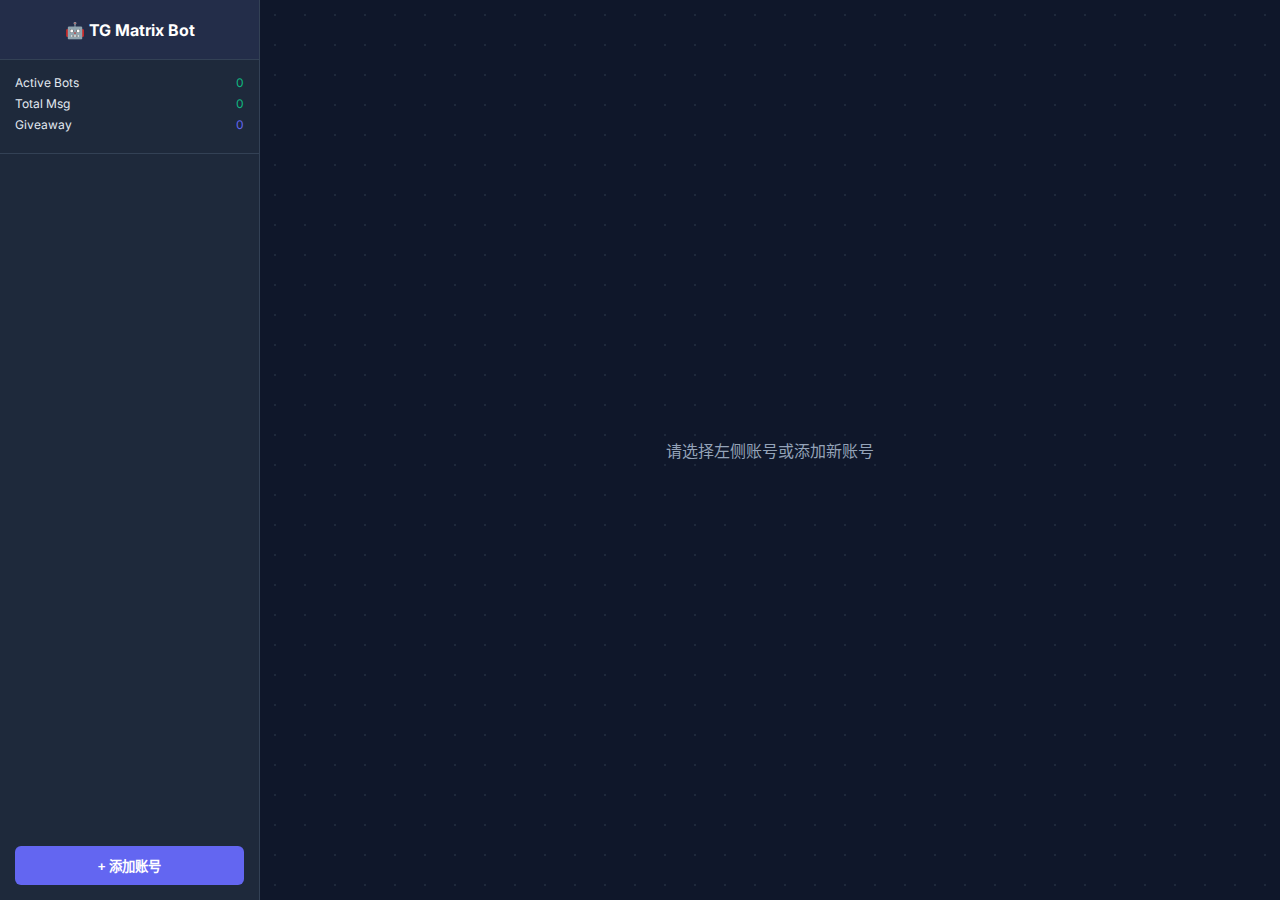
<file: ui/index.html>
<!DOCTYPE html>
<html lang="zh-CN">
<head>
    <meta charset="UTF-8">
    <meta name="viewport" content="width=device-width, initial-scale=1.0">
    <title>Telegram Matrix Bot</title>
    <link href="https://fonts.googleapis.com/css2?family=Inter:wght@400;500;600&family=JetBrains+Mono:wght@400;500&display=swap" rel="stylesheet">
    <script src="https://cdn.socket.io/4.7.4/socket.io.min.js"></script>
    <style>
        * { box-sizing: border-box; margin: 0; padding: 0; }
        body {
            font-family: 'Inter', sans-serif;
            background: #0f172a;
            color: #e2e8f0;
            display: flex;
            height: 100vh;
            overflow: hidden;
        }
        .sidebar {
            width: 260px;
            background: #1e293b;
            border-right: 1px solid #334155;
            display: flex;
            flex-direction: column;
            flex-shrink: 0;
        }
        .brand {
            height: 60px;
            display: flex;
            align-items: center;
            justify-content: center;
            font-weight: 700;
            font-size: 16px;
            color: #fff;
            background: rgba(99,102,241,0.08);
            border-bottom: 1px solid #334155;
        }
        .stats {
            padding: 15px;
            font-size: 12px;
            border-bottom: 1px solid #334155;
        }
        .stats div {
            display: flex;
            justify-content: space-between;
            margin-bottom: 6px;
        }
        .stats .val { color: #10b981; }
        .stats .acc { color: #6366f1; }
        .account-list {
            flex: 1;
            overflow-y: auto;
            padding: 10px;
        }
        .account-item {
            display: flex;
            align-items: center;
            padding: 10px 14px;
            border-radius: 8px;
            cursor: pointer;
            transition: background 0.2s;
            margin-bottom: 4px;
        }
        .account-item:hover { background: rgba(255,255,255,0.05); }
        .account-item.active { background: rgba(99,102,241,0.15); border: 1px solid #6366f1; }
        .status-dot {
            width: 8px;
            height: 8px;
            border-radius: 50%;
            background: #475569;
            margin-right: 10px;
        }
        .status-dot.running { background: #10b981; animation: pulse 1.8s infinite; }
        .acc-phone { font-family: 'JetBrains Mono', monospace; font-size: 13px; }
        .add-btn {
            margin: 15px;
            padding: 10px;
            background: #6366f1;
            color: #fff;
            border: none;
            border-radius: 6px;
            font-weight: 600;
            cursor: pointer;
        }
        .add-btn:hover { background: #4f46e5; }
        .main {
            flex: 1;
            display: flex;
            flex-direction: column;
            background: radial-gradient(#1e293b 1px, transparent 1px);
            background-size: 30px 30px;
            overflow: hidden;
        }
        .empty {
            display: flex;
            align-items: center;
            justify-content: center;
            flex: 1;
            color: #94a3b8;
        }
        .top-bar {
            height: 60px;
            background: rgba(15,23,42,0.95);
            border-bottom: 1px solid #334155;
            display: flex;
            align-items: center;
            justify-content: space-between;
            padding: 0 24px;
        }
        .acc-title { font-size: 18px; font-weight: 600; font-family: 'JetBrains Mono'; }
        .controls { display: flex; gap: 10px; }
        .btn {
            padding: 8px 16px;
            border-radius: 6px;
            font-size: 13px;
            font-weight: 600;
            border: none;
            cursor: pointer;
        }
        .btn-start { background: rgba(16,185,129,0.1); color: #10b981; border: 1px solid rgba(16,185,129,0.2); }
        .btn-stop { background: rgba(239,68,68,0.1); color: #ef4444; border: 1px solid rgba(239,68,68,0.2); }
        .btn-save { background: #6366f1; color: #fff; }
        .btn:hover { opacity: 0.9; }
        .content {
            flex: 1;
            display: flex;
            overflow: hidden;
        }
        .config-panel {
            width: 500px;
            border-right: 1px solid #334155;
            overflow-y: auto;
            padding: 20px;
        }
        .log-panel {
            flex: 1;
            display: flex;
            flex-direction: column;
        }
        .section {
            margin-bottom: 20px;
            padding-bottom: 15px;
            border-bottom: 1px dashed #334155;
        }
        .section-title {
            font-size: 11px;
            color: #6366f1;
            font-weight: 600;
            margin-bottom: 10px;
            text-transform: uppercase;
        }
        .form-group { margin-bottom: 12px; }
        .label { display: block; font-size: 12px; color: #94a3b8; margin-bottom: 5px; }
        .input, .textarea {
            width: 100%;
            background: #0f172a;
            border: 1px solid #334155;
            color: #e2e8f0;
            padding: 8px 10px;
            border-radius: 6px;
            font-family: 'JetBrains Mono', monospace;
            font-size: 12px;
        }
        .textarea { min-height: 60px; resize: vertical; }
        .row { display: flex; gap: 10px; }
        .row .flex { flex: 1; }
        .terminal {
            flex: 1;
            background: #000;
            padding: 15px;
            font-family: 'JetBrains Mono', monospace;
            font-size: 11px;
            color: #d4d4d4;
            overflow-y: auto;
            white-space: pre-wrap;
        }
        @keyframes pulse {
            0% { box-shadow: 0 0 0 rgba(16,185,129,0.3); }
            50% { box-shadow: 0 0 8px rgba(16,185,129,0.6); }
            100% { box-shadow: 0 0 0 rgba(16,185,129,0.3); }
        }
        .modal {
            position: fixed;
            top: 0; left: 0; right: 0; bottom: 0;
            background: rgba(0,0,0,0.7);
            display: none;
            align-items: center;
            justify-content: center;
            z-index: 1000;
        }
        .modal.show { display: flex; }
        .modal-content {
            background: #1e293b;
            border: 1px solid #334155;
            border-radius: 12px;
            width: 400px;
            padding: 24px;
        }
        .modal-title { font-size: 18px; font-weight: 600; margin-bottom: 20px; }
    </style>
</head>
<body>
    <div class="sidebar">
        <div class="brand">🤖 TG Matrix Bot</div>
        <div class="stats">
            <div><span>Active Bots</span><span class="val" id="g_active">0</span></div>
            <div><span>Total Msg</span><span class="val" id="g_msg">0</span></div>
            <div><span>Giveaway</span><span class="acc" id="g_gift">0</span></div>
        </div>
        <div class="account-list" id="accountList"></div>
        <button class="add-btn" onclick="showModal()">+ 添加账号</button>
    </div>
    
    <div class="main" id="mainArea">
        <div class="empty">请选择左侧账号或添加新账号</div>
    </div>
    
    <!-- 添加账号弹窗 -->
    <div class="modal" id="loginModal">
        <div class="modal-content">
            <div class="modal-title">添加 Telegram 账号</div>
            <div class="form-group">
                <label class="label">手机号</label>
                <input type="text" class="input" id="loginPhone" placeholder="+86...">
            </div>
            <div class="row">
                <div class="flex">
                    <label class="label">API ID</label>
                    <input type="number" class="input" id="loginApiId" value="32841554">
                </div>
                <div class="flex">
                    <label class="label">API Hash</label>
                    <input type="text" class="input" id="loginApiHash" value="bd3793da28922b292d34b3db68ccacf7">
                </div>
            </div>
            <div class="form-group">
                <label class="label">SOCKS5 代理</label>
                <input type="text" class="input" id="loginProxy" placeholder="127.0.0.1:1080:user:pass">
            </div>
            <div style="display:flex; justify-content:flex-end; gap:10px; margin-top:20px;">
                <button class="btn btn-stop" onclick="hideModal()">取消</button>
                <button class="btn btn-save" onclick="addAccount()">添加</button>
            </div>
        </div>
    </div>

    <script>
        const socket = io();
        let currentPhone = null;
        let timerStats = null;
        
        // 全局统计
        setInterval(async () => {
            try {
                const res = await fetch('/api/stats/global');
                const d = await res.json();
                document.getElementById('g_active').innerText = d.active_bots || 0;
                document.getElementById('g_msg').innerText = d.total_messages || 0;
                document.getElementById('g_gift').innerText = d.total_giveaway_entries || 0;
            } catch {}
        }, 5000);
        
        socket.on('log_update', data => {
            if (currentPhone && data.phone === currentPhone) {
                const term = document.getElementById('logTerminal');
                const lines = data.content.split(' ');
                lines.forEach(line => {
                    if (line.trim()) {
                        const div = document.createElement('div');
                        div.textContent = line;
                        term.appendChild(div);
                    }
                });
                term.scrollTop = term.scrollHeight;
            }
        });
        
        async function loadAccounts() {
            const res = await fetch('/api/accounts');
            const list = await res.json();
            const container = document.getElementById('accountList');
            container.innerHTML = list.map(acc => `
                <div class="account-item ${currentPhone === acc.phone ? 'active' : ''}" 
                     onclick="renderMain('${acc.phone}')">
                    <div class="status-dot ${acc.water_running || acc.giveaway_running ? 'running' : ''}"></div>
                    <span class="acc-phone">${acc.phone}</span>
                </div>
            `).join('');
        }
        
        async function renderMain(phone) {
            currentPhone = phone;
            const html = `
                <div class="top-bar">
                    <div class="acc-title">📱 ${phone}</div>
                    <div class="controls">
                        <button class="btn btn-start" onclick="startBot('water')">▶ 水群</button>
                        <button class="btn btn-stop" onclick="stopBot('water')">⏹</button>
                        <button class="btn btn-start" onclick="startBot('giveaway')">▶ 抽奖</button>
                        <button class="btn btn-stop" onclick="stopBot('giveaway')">⏹</button>
                        <button class="btn btn-save" onclick="saveConfig()">💾 保存</button>
                        <button class="btn btn-stop" onclick="deleteAccount()">🗑</button>
                    </div>
                </div>
                <div class="content">
                    <div class="config-panel" id="configPanel">
                        <div class="section">
                            <div class="section-title">🌐 网络配置</div>
                            <div class="form-group">
                                <label class="label">SOCKS5 代理</label>
                                <input type="text" class="input" id="conf_proxy" placeholder="host:port:user:pass">
                            </div>
                            <div class="form-group">
                                <label class="label">监控频道</label>
                                <input type="text" class="input" id="conf_monitor" placeholder="Haifpcj">
                            </div>
                        </div>
                        <div class="section">
                            <div class="section-title">🎁 抽奖过滤</div>
                            <div class="form-group">
                                <label class="label">允许关键词</label>
                                <textarea class="textarea" id="conf_allow"></textarea>
                            </div>
                            <div class="form-group">
                                <label class="label">屏蔽关键词</label>
                                <textarea class="textarea" id="conf_block"></textarea>
                            </div>
                        </div>
                        <div class="section">
                            <div class="section-title">🧠 AI配置</div>
                            <div class="form-group">
                                <label class="label">DeepSeek API Key</label>
                                <input type="password" class="input" id="conf_ai_key" placeholder="sk-...">
                            </div>
                            <div class="row">
                                <div class="flex">
                                    <label class="label">最大长度</label>
                                    <input type="number" class="input" id="conf_ai_len" value="20">
                                </div>
                                <div class="flex">
                                    <label class="label">上下文数</label>
                                    <input type="number" class="input" id="conf_ctx" value="5">
                                </div>
                            </div>
                        </div>
                        <div class="section">
                            <div class="section-title">⏱️ 时间设置</div>
                            <div class="row">
                                <div class="flex">
                                    <label class="label">循环间隔(秒)</label>
                                    <input type="number" class="input" id="conf_min" value="120">
                                </div>
                                <div class="flex">
                                    <label class="label">最大间隔</label>
                                    <input type="number" class="input" id="conf_max" value="240">
                                </div>
                            </div>
                            <div class="row" style="margin-top:10px;">
                                <div class="flex">
                                    <label class="label">休眠开始</label>
                                    <input type="number" class="input" id="conf_sleep_s" value="0">
                                </div>
                                <div class="flex">
                                    <label class="label">休眠结束</label>
                                    <input type="number" class="input" id="conf_sleep_e" value="8">
                                </div>
                            </div>
                        </div>
                        <div class="section">
                            <div class="section-title">👥 群组配置</div>
                            <div class="form-group">
                                <label class="label">目标群组 (每行一个)</label>
                                <textarea class="textarea" id="conf_groups" style="height:100px;"></textarea>
                            </div>
                            <div class="form-group">
                                <label class="label">System Prompt</label>
                                <textarea class="textarea" id="conf_prompt"></textarea>
                            </div>
                        </div>
                    </div>
                    <div class="log-panel">
                        <div class="terminal" id="logTerminal">Loading logs...</div>
                    </div>
                </div>
            `;
            document.getElementById('mainArea').innerHTML = html;
            await loadConfig(phone);
            loadLogs(phone);
        }
        
        async function loadConfig(phone) {
            const res = await fetch(`/api/config/${phone}`);
            const d = await res.json();
            document.getElementById('conf_proxy').value = d.proxy || '';
            document.getElementById('conf_monitor').value = d.monitor_channel || '';
            document.getElementById('conf_ai_key').value = d.ai_key || '';
            document.getElementById('conf_ai_len').value = d.ai_max_length || 20;
            document.getElementById('conf_ctx').value = d.context_count || 5;
            document.getElementById('conf_min').value = d.min_delay || 120;
            document.getElementById('conf_max').value = d.max_delay || 240;
            document.getElementById('conf_sleep_s').value = d.sleep_start || 0;
            document.getElementById('conf_sleep_e').value = d.sleep_end || 8;
            document.getElementById('conf_groups').value = (d.target_groups || []).join('\\n');
            document.getElementById('conf_prompt').value = d.system_prompt || '';
            document.getElementById('conf_allow').value = (d.allow_keywords || []).join('\\n');
            document.getElementById('conf_block').value = (d.block_keywords || []).join('\\n');
        }
        
        async function saveConfig() {
            const data = {
                proxy: document.getElementById('conf_proxy').value.trim(),
                monitor_channel: document.getElementById('conf_monitor').value.trim(),
                ai_key: document.getElementById('conf_ai_key').value.trim(),
                ai_max_length: parseInt(document.getElementById('conf_ai_len').value) || 20,
                context_count: parseInt(document.getElementById('conf_ctx').value) || 5,
                min_delay: parseInt(document.getElementById('conf_min').value) || 120,
                max_delay: parseInt(document.getElementById('conf_max').value) || 240,
                sleep_start: parseInt(document.getElementById('conf_sleep_s').value) || 0,
                sleep_end: parseInt(document.getElementById('conf_sleep_e').value) || 8,
                target_groups: document.getElementById('conf_groups').value.split('\\n').map(s => s.trim()).filter(s => s),
                system_prompt: document.getElementById('conf_prompt').value,
                allow_keywords: document.getElementById('conf_allow').value.split('\\n').map(s => s.trim()).filter(s => s),
                block_keywords: document.getElementById('conf_block').value.split('\\n').map(s => s.trim()).filter(s => s)
            };
            await fetch(`/api/config/${currentPhone}`, {
                method: 'POST',
                headers: {'Content-Type': 'application/json'},
                body: JSON.stringify(data)
            });
            alert('✅ 保存成功');
        }
        
        async function loadLogs(phone) {
            const res = await fetch(`/api/logs/${phone}`);
            const text = await res.text();
            document.getElementById('logTerminal').textContent = text || '暂无日志';
        }
        
        async function startBot(type) {
            await fetch('/api/start', {
                method: 'POST',
                headers: {'Content-Type': 'application/json'},
                body: JSON.stringify({phone: currentPhone, type})
            });
            loadAccounts();
        }
        
        async function stopBot(type) {
            await fetch('/api/stop', {
                method: 'POST',
                headers: {'Content-Type': 'application/json'},
                body: JSON.stringify({phone: currentPhone, type})
            });
            loadAccounts();
        }
        
        async function deleteAccount() {
            if (confirm('确认删除此账号？')) {
                await fetch(`/api/accounts/${currentPhone}`, {method: 'DELETE'});
                currentPhone = null;
                document.getElementById('mainArea').innerHTML = '<div class="empty">请选择左侧账号</div>';
                loadAccounts();
            }
        }
        
        function showModal() { document.getElementById('loginModal').classList.add('show'); }
        function hideModal() { document.getElementById('loginModal').classList.remove('show'); }
        
        async function addAccount() {
            const data = {
                phone: document.getElementById('loginPhone').value,
                api_id: parseInt(document.getElementById('loginApiId').value),
                api_hash: document.getElementById('loginApiHash').value,
                proxy: document.getElementById('loginProxy').value
            };
            if (!data.phone) { alert('请输入手机号'); return; }
            await fetch('/api/accounts', {
                method: 'POST',
                headers: {'Content-Type': 'application/json'},
                body: JSON.stringify(data)
            });
            hideModal();
            loadAccounts();
        }
        
        loadAccounts();
    </script>
</body>
</html>
</file>
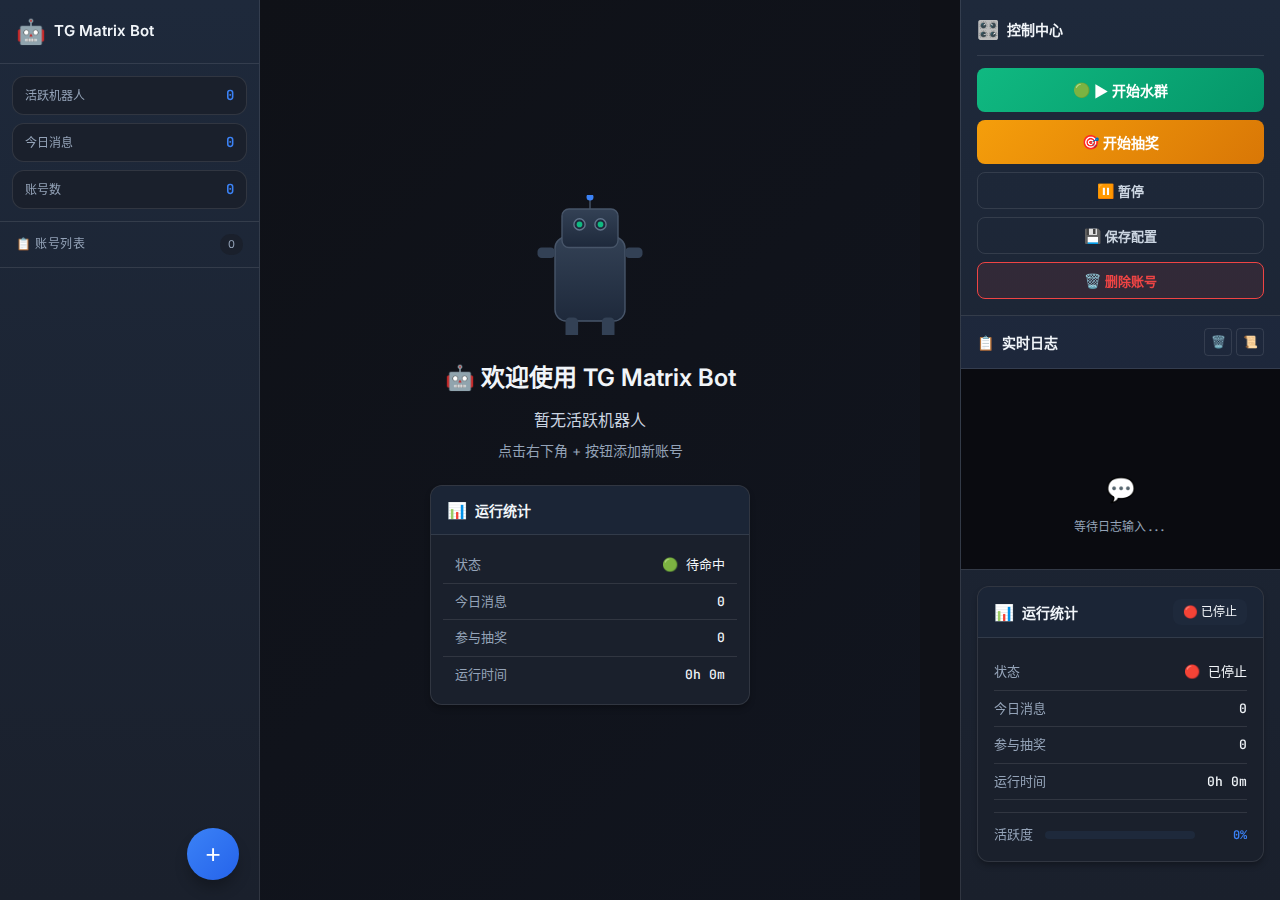
<file: dashboard.html>
<!DOCTYPE html>
<html lang="zh-CN">
<head>
    <meta charset="UTF-8">
    <meta name="viewport" content="width=device-width, initial-scale=1.0">
    <title>Telegram Matrix Bot</title>
    <link href="https://fonts.googleapis.com/css2?family=Inter:wght@400;500;600;700&family=JetBrains+Mono:wght@400;500&display=swap" rel="stylesheet">
    <script src="https://cdn.socket.io/4.7.4/socket.io.min.js"></script>
    <link rel="stylesheet" href="dashboard.css">
</head>
<body>
    <!-- Three Column Layout Container -->
    <div class="dashboard-container">
        
        <!-- Left Sidebar (260px) -->
        <aside class="sidebar">
            <div class="brand">
                <span class="brand-icon">🤖</span>
                <span>TG Matrix Bot</span>
            </div>
            
            <!-- Global Stats Pills -->
            <div class="stats-container">
                <div class="stat-pill">
                    <span class="stat-label">活跃机器人</span>
                    <span class="stat-value" id="g_active">0</span>
                </div>
                <div class="stat-pill">
                    <span class="stat-label">今日消息</span>
                    <span class="stat-value" id="g_msg">0</span>
                </div>
                <div class="stat-pill">
                    <span class="stat-label">账号数</span>
                    <span class="stat-value" id="g_acc">0</span>
                </div>
            </div>
            
            <!-- Account List -->
            <div class="account-list-header">
                <span>📋 账号列表</span>
                <span class="account-count" id="accountCount">0</span>
            </div>
            <div class="account-list" id="accountList"></div>
            
            <!-- FAB Add Button -->
            <button class="fab-add" onclick="showModal()" title="添加账号">
                <span>+</span>
            </button>
        </aside>
        
        <!-- Center Panel - Config with Tabs -->
        <main class="center-panel" id="mainArea">
            <!-- Empty State -->
            <div class="empty-state">
                <div class="empty-illustration">
                    <svg viewBox="0 0 200 200" width="140" height="140">
                        <defs>
                            <linearGradient id="emptyGrad" x1="0%" y1="0%" x2="0%" y2="100%">
                                <stop offset="0%" style="stop-color:#334155;stop-opacity:1" />
                                <stop offset="100%" style="stop-color:#1e293b;stop-opacity:1" />
                            </linearGradient>
                        </defs>
                        <!-- Robot Body -->
                        <rect x="50" y="60" width="100" height="120" rx="16" fill="url(#emptyGrad)" stroke="#475569" stroke-width="2"/>
                        <!-- Robot Head -->
                        <rect x="60" y="20" width="80" height="55" rx="10" fill="url(#emptyGrad)" stroke="#475569" stroke-width="2"/>
                        <!-- Eyes -->
                        <circle cx="85" cy="42" r="8" fill="#1e293b" stroke="#64748b" stroke-width="2"/>
                        <circle cx="115" cy="42" r="8" fill="#1e293b" stroke="#64748b" stroke-width="2"/>
                        <circle cx="85" cy="42" r="4" fill="#10b981"/>
                        <circle cx="115" cy="42" r="4" fill="#10b981"/>
                        <!-- Antenna -->
                        <line x1="100" y1="20" x2="100" y2="5" stroke="#475569" stroke-width="2"/>
                        <circle cx="100" cy="3" r="5" fill="#3b82f6"/>
                        <!-- Arms -->
                        <rect x="25" y="75" width="25" height="15" rx="6" fill="#334155"/>
                        <rect x="150" y="75" width="25" height="15" rx="6" fill="#334155"/>
                        <!-- Legs -->
                        <rect x="65" y="175" width="18" height="30" rx="6" fill="#334155"/>
                        <rect x="117" y="175" width="18" height="30" rx="6" fill="#334155"/>
                    </svg>
                </div>
                <div class="empty-content">
                    <h2 class="empty-title">🤖 欢迎使用 TG Matrix Bot</h2>
                    <p class="empty-hint">暂无活跃机器人</p>
                    <p class="empty-subhint">点击右下角 + 按钮添加新账号</p>
                </div>
                <!-- Quick Stats Card when empty -->
                <div class="empty-stats-card">
                    <div class="stats-card-header">
                        <span class="stats-icon">📊</span>
                        <span class="stats-title">运行统计</span>
                    </div>
                    <div class="stats-card-body">
                        <div class="stat-row">
                            <span class="stat-label">状态</span>
                            <span class="stat-value-simple" id="emptyStatus">🟢 待命中</span>
                        </div>
                        <div class="stat-row">
                            <span class="stat-label">今日消息</span>
                            <span class="stat-value-simple">0</span>
                        </div>
                        <div class="stat-row">
                            <span class="stat-label">参与抽奖</span>
                            <span class="stat-value-simple">0</span>
                        </div>
                        <div class="stat-row">
                            <span class="stat-label">运行时间</span>
                            <span class="stat-value-simple">0h 0m</span>
                        </div>
                    </div>
                </div>
            </div>
        </main>
        
        <!-- Right Panel - Monitor/Stats (360px) -->
        <aside class="right-panel">
            <!-- Control Center -->
            <div class="control-center">
                <div class="control-header">
                    <span class="control-icon">🎛️</span>
                    <span class="control-title">控制中心</span>
                </div>
                <div class="control-buttons">
                    <button class="btn btn-primary btn-start-water" onclick="startBot('water')" title="开始水群">
                        <span class="btn-icon">🟢</span>
                        <span class="btn-text">▶ 开始水群</span>
                    </button>
                    <button class="btn btn-gift btn-start-giveaway" onclick="startBot('giveaway')" title="开始抽奖">
                        <span class="btn-icon">🎯</span>
                        <span class="btn-text">开始抽奖</span>
                    </button>
                    <button class="btn btn-secondary" onclick="stopBot('water')" title="暂停">
                        <span class="btn-icon">⏸️</span>
                        <span class="btn-text">暂停</span>
                    </button>
                    <button class="btn btn-secondary" onclick="saveConfig()" title="保存配置">
                        <span class="btn-icon">💾</span>
                        <span class="btn-text">保存配置</span>
                    </button>
                    <button class="btn btn-danger" onclick="deleteAccount()" title="删除账号">
                        <span class="btn-icon">🗑️</span>
                        <span class="btn-text">删除账号</span>
                    </button>
                </div>
            </div>
            
            <!-- Real-time Log Terminal -->
            <div class="log-section">
                <div class="log-header">
                    <span class="log-icon">📋</span>
                    <span class="log-title">实时日志</span>
                    <div class="log-actions">
                        <button class="btn-icon-small" onclick="clearLogs()" title="清空">🗑️</button>
                        <button class="btn-icon-small" onclick="toggleAutoScroll()" id="autoScrollBtn" title="自动滚动">📜</button>
                    </div>
                </div>
                <div class="terminal" id="logTerminal">
                    <div class="terminal-placeholder">
                        <span class="terminal-icon">💬</span>
                        <p>等待日志输入...</p>
                    </div>
                </div>
            </div>
            
            <!-- Stats Card -->
            <div class="stats-section">
                <div class="stats-card">
                    <div class="stats-card-header">
                        <span class="stats-icon">📊</span>
                        <span class="stats-title">运行统计</span>
                        <span class="status-badge" id="botStatus">🔴 已停止</span>
                    </div>
                    <div class="stats-card-body" id="statsCardBody">
                        <div class="stat-row">
                            <span class="stat-label">状态</span>
                            <span class="stat-value-simple" id="statStatus">🔴 已停止</span>
                        </div>
                        <div class="stat-row">
                            <span class="stat-label">今日消息</span>
                            <span class="stat-value-simple" id="statMessages">0</span>
                        </div>
                        <div class="stat-row">
                            <span class="stat-label">参与抽奖</span>
                            <span class="stat-value-simple" id="statGiveaways">0</span>
                        </div>
                        <div class="stat-row">
                            <span class="stat-label">运行时间</span>
                            <span class="stat-value-simple" id="statUptime">0h 0m</span>
                        </div>
                        <div class="activity-row">
                            <span class="stat-label">活跃度</span>
                            <div class="activity-bar-container">
                                <div class="activity-bar" id="activityBar" style="width: 0%"></div>
                            </div>
                            <span class="activity-value" id="activityValue">0%</span>
                        </div>
                    </div>
                </div>
            </div>
        </aside>
    </div>
    
    <!-- Sticky Save Button Bar -->
    <div class="sticky-save-bar" id="stickySaveBar" style="display: none;">
        <div class="save-bar-content">
            <span class="save-bar-label">⚠️ 已修改配置，记得保存哦～</span>
            <div class="save-bar-buttons">
                <button class="btn btn-secondary" onclick="discardChanges()">放弃</button>
                <button class="btn btn-primary" onclick="saveConfig()">💾 保存配置</button>
            </div>
        </div>
    </div>
    
    <!-- 添加账号弹窗 -->
    <div class="modal-overlay" id="loginModal">
        <div class="modal">
            <div class="modal-header">
                <h2 class="modal-title">🤖 添加 Telegram 账号</h2>
                <button class="modal-close" onclick="hideModal()">×</button>
            </div>
            <div class="modal-body">
                <div class="form-group">
                    <label class="form-label">📱 手机号</label>
                    <input type="text" class="form-input" id="loginPhone" placeholder="+86...">
                </div>
                <div class="form-row">
                    <div class="form-col">
                        <label class="form-label">🔑 API ID</label>
                        <input type="number" class="form-input" id="loginApiId" value="32841554">
                    </div>
                    <div class="form-col">
                        <label class="form-label">🔐 API Hash</label>
                        <input type="text" class="form-input" id="loginApiHash" value="bd3793da28922b292d34b3db68ccacf7">
                    </div>
                </div>
                <div class="form-group">
                    <label class="form-label">🌐 SOCKS5 代理</label>
                    <input type="text" class="form-input" id="loginProxy" placeholder="127.0.0.1:1080:user:pass">
                </div>
            </div>
            <div class="modal-footer">
                <button class="btn btn-secondary" onclick="hideModal()">取消</button>
                <button class="btn btn-primary" onclick="addAccount()">➕ 添加账号</button>
            </div>
        </div>
    </div>

    <!-- 抽奖补录弹窗 -->
    <div class="modal-overlay" id="backfillModal">
        <div class="modal">
            <div class="modal-header">
                <h2 class="modal-title">🎁 抽奖补录</h2>
                <button class="modal-close" onclick="hideBackfillModal()">×</button>
            </div>
            <div class="modal-body">
                <div class="form-group">
                    <label class="form-label">📅 选择回溯天数</label>
                    <div class="day-options">
                        <button class="day-btn" onclick="selectDays(this, 1)">1天</button>
                        <button class="day-btn" onclick="selectDays(this, 2)">2天</button>
                        <button class="day-btn" onclick="selectDays(this, 3)">3天</button>
                        <button class="day-btn" onclick="selectDays(this, 7)">7天</button>
                    </div>
                </div>
                <div class="form-group">
                    <label class="form-label">👤 当前账号</label>
                    <div class="account-badge" id="backfillPhone">--</div>
                </div>
            </div>
            <div class="modal-footer">
                <button class="btn btn-secondary" onclick="hideBackfillModal()">取消</button>
                <button class="btn btn-gift" onclick="runBackfill()">🚀 开始补录</button>
            </div>
        </div>
    </div>

    <script>
        const socket = io();
        let currentPhone = null;
        let selectedBackfillDays = 1;
        let logBuffer = [];
        const MAX_LOG_LINES = 500;
        let configModified = false;
        let autoScroll = true;
        let uptimeSeconds = 0;
        let uptimeInterval = null;
        
        // 全局统计
        setInterval(async () => {
            try {
                const res = await fetch('/api/stats/global');
                const d = await res.json();
                document.getElementById('g_active').innerText = d.active_bots || 0;
                document.getElementById('g_msg').innerText = d.total_messages || 0;
                document.getElementById('g_acc').innerText = d.total_accounts || 0;
            } catch {}
        }, 5000);
        
        // WebSocket日志接收
        socket.on('log_update', data => {
            const timestamp = data.timestamp ? data.timestamp.split('T')[1].split('.')[0] : '00:00:00';
            const line = `[${timestamp}] ${data.message}`;
            const level = data.level || 'info';
            logBuffer.push({ text: line, level: level.toLowerCase() });
            if (logBuffer.length > MAX_LOG_LINES) {
                logBuffer.shift();
            }
            renderLogs();
        });
        
        function renderLogs() {
            const term = document.getElementById('logTerminal');
            if (!term) return;
            
            if (logBuffer.length === 0) {
                term.innerHTML = `
                    <div class="terminal-placeholder">
                        <span class="terminal-icon">💬</span>
                        <p>等待日志输入...</p>
                    </div>
                `;
                return;
            }
            
            term.innerHTML = logBuffer.map(l => 
                `<div class="log-line log-${l.level}">${escapeHtml(l.text)}</div>`
            ).join('');
            
            if (autoScroll) {
                term.scrollTop = term.scrollHeight;
            }
        }
        
        function toggleAutoScroll() {
            autoScroll = !autoScroll;
            const btn = document.getElementById('autoScrollBtn');
            btn.style.opacity = autoScroll ? '1' : '0.5';
        }
        
        function escapeHtml(text) {
            const div = document.createElement('div');
            div.textContent = text;
            return div.innerHTML;
        }
        
        async function loadAccounts() {
            const res = await fetch('/api/accounts');
            const list = await res.json();
            const container = document.getElementById('accountList');
            container.innerHTML = list.map(acc => `
                <div class="account-item ${currentPhone === acc.phone ? 'active' : ''}" 
                     onclick="renderMain('${acc.phone}')">
                    <div class="status-indicator ${acc.water_running ? 'running' : (acc.paused ? 'paused' : 'stopped')}"></div>
                    <div class="account-info">
                        <span class="acc-phone">${acc.phone}</span>
                        <span class="acc-status">${acc.water_running ? '运行中' : (acc.paused ? '已暂停' : '已停止')}</span>
                    </div>
                </div>
            `).join('');
            
            // Update account count
            const countEl = document.getElementById('accountCount');
            if (countEl) countEl.innerText = list.length;
        }
        
        async function renderMain(phone) {
            currentPhone = phone;
            configModified = false;
            updateStickyBar();
            logBuffer = [];
            uptimeSeconds = 0;
            if (uptimeInterval) clearInterval(uptimeInterval);
            
            const html = `
                <!-- Account Header -->
                <div class="account-header">
                    <div class="account-info-large">
                        <span class="account-icon">📱</span>
                        <div class="account-details">
                            <span class="account-title">${phone}</span>
                            <span class="account-subtitle" id="accountSubtitle">已停止</span>
                        </div>
                    </div>
                    <div class="account-actions">
                        <button class="btn btn-gift" onclick="showBackfillModal()">🎁 抽奖补录</button>
                    </div>
                </div>
                
                <!-- Tab Navigation -->
                <div class="tab-container">
                    <div class="tab-nav">
                        <button class="tab-btn active" data-tab="basic">
                            <span class="tab-icon">⚙️</span>
                            <span class="tab-label">基础设置</span>
                        </button>
                        <button class="tab-btn" data-tab="giveaway">
                            <span class="tab-icon">🎁</span>
                            <span class="tab-label">抽奖/过滤</span>
                        </button>
                        <button class="tab-btn" data-tab="ai">
                            <span class="tab-icon">🧠</span>
                            <span class="tab-label">AI/时间</span>
                        </button>
                    </div>
                    
                    <!-- Tab Content -->
                    <div class="tab-content">
                        <!-- Tab 1: 基础设置 -->
                        <div class="tab-panel active" id="tab-basic">
                            <div class="config-card">
                                <div class="card-header">
                                    <h3 class="card-title">🌐 网络配置</h3>
                                </div>
                                <div class="card-body">
                                    <div class="form-row">
                                        <div class="form-col">
                                            <label class="form-label">SOCKS5 代理</label>
                                            <input type="text" class="form-input" id="conf_proxy" placeholder="host:port:user:pass" onchange="markModified()">
                                        </div>
                                        <div class="form-col">
                                            <label class="form-label">📺 监控频道</label>
                                            <input type="text" class="form-input" id="conf_monitor" placeholder="Haifpcj" onchange="markModified()">
                                        </div>
                                    </div>
                                </div>
                            </div>
                            
                            <div class="config-card">
                                <div class="card-header">
                                    <h3 class="card-title">👥 目标群组</h3>
                                </div>
                                <div class="card-body">
                                    <div class="form-group">
                                        <label class="form-label">目标群组 (每行一个)</label>
                                        <textarea class="form-textarea" id="conf_groups" style="height:120px;" placeholder="https://t.me/group_name" onchange="markModified()"></textarea>
                                    </div>
                                </div>
                            </div>
                            
                            <div class="config-card">
                                <div class="card-header">
                                    <h3 class="card-title">⚖️ 账号权重</h3>
                                </div>
                                <div class="card-body">
                                    <div class="weight-control">
                                        <label class="form-label">权重调节</label>
                                        <div class="weight-slider-container">
                                            <input type="range" class="weight-slider" id="conf_weight" min="1" max="10" value="1" oninput="updateWeightDisplay(this.value); markModified()">
                                            <div class="weight-display">
                                                <span class="weight-value" id="weight_val">1</span>
                                                <span class="weight-label">倍</span>
                                            </div>
                                        </div>
                                    </div>
                                </div>
                            </div>
                        </div>
                        
                        <!-- Tab 2: 抽奖/过滤 -->
                        <div class="tab-panel" id="tab-giveaway">
                            <div class="config-card">
                                <div class="card-header">
                                    <h3 class="card-title">🎁 关键词过滤</h3>
                                </div>
                                <div class="card-body">
                                    <div class="form-group">
                                        <label class="form-label">
                                            ✅ 允许关键词 
                                            <span class="preset-dropdown">
                                                <select class="preset-select" onchange="loadPreset(this.value, 'allow')">
                                                    <option value="">📂 加载预设...</option>
                                                    <option value="basic">基础抽奖</option>
                                                    <option value="phone">手机类</option>
                                                    <option value="tech">数码科技</option>
                                                </select>
                                            </span>
                                        </label>
                                        <textarea class="form-textarea" id="conf_allow" placeholder="参加抽奖&#10;抽奖链接&#10;随机抽取" onchange="markModified()"></textarea>
                                    </div>
                                    <div class="form-group">
                                        <label class="form-label">❌ 屏蔽关键词 (每行一个)</label>
                                        <textarea class="form-textarea" id="conf_block" placeholder="已结束&#10;名额已满&#10;黑名单" onchange="markModified()"></textarea>
                                    </div>
                                </div>
                            </div>
                            
                            <div class="config-card">
                                <div class="card-header">
                                    <h3 class="card-title">💬 System Prompt</h3>
                                </div>
                                <div class="card-body">
                                    <div class="form-group">
                                        <label class="form-label">定义机器人的行为和对话风格</label>
                                        <textarea class="form-textarea" id="conf_prompt" style="height:100px;" placeholder="你是一个热情的群聊成员，经常参与抽奖活动..." onchange="markModified()"></textarea>
                                    </div>
                                </div>
                            </div>
                        </div>
                        
                        <!-- Tab 3: AI/时间 -->
                        <div class="tab-panel" id="tab-ai">
                            <div class="config-card">
                                <div class="card-header">
                                    <h3 class="card-title">🧠 DeepSeek AI 配置</h3>
                                </div>
                                <div class="card-body">
                                    <div class="form-group">
                                        <label class="form-label">🔑 API Key</label>
                                        <div class="password-input-container">
                                            <input type="password" class="form-input password-input" id="conf_ai_key" placeholder="sk-..." onchange="markModified()">
                                            <button class="password-toggle" onclick="togglePasswordVisibility('conf_ai_key')" title="显示/隐藏">
                                                <span class="eye-icon">👁️</span>
                                            </button>
                                        </div>
                                    </div>
                                    <div class="form-row">
                                        <div class="form-col">
                                            <label class="form-label">📏 最大长度</label>
                                            <input type="number" class="form-input" id="conf_ai_len" value="20" onchange="markModified()">
                                        </div>
                                        <div class="form-col">
                                            <label class="form-label">📊 上下文数</label>
                                            <input type="number" class="form-input" id="conf_ctx" value="5" onchange="markModified()">
                                        </div>
                                    </div>
                                </div>
                            </div>
                            
                            <div class="config-card">
                                <div class="card-header">
                                    <h3 class="card-title">⏱️ 时间设置</h3>
                                </div>
                                <div class="card-body">
                                    <div class="form-row">
                                        <div class="form-col">
                                            <label class="form-label">⏳ 最小间隔(秒)</label>
                                            <input type="number" class="form-input" id="conf_min" value="120" onchange="validateTime(); markModified()">
                                        </div>
                                        <div class="form-col">
                                            <label class="form-label">⏰ 最大间隔(秒)</label>
                                            <input type="number" class="form-input" id="conf_max" value="240" onchange="validateTime(); markModified()">
                                        </div>
                                    </div>
                                    <div class="form-row" style="margin-top: 16px;">
                                        <div class="form-col">
                                            <label class="form-label">🌙 休眠开始(时)</label>
                                            <input type="number" class="form-input" id="conf_sleep_s" value="0" min="0" max="23" onchange="validateTime(); markModified()">
                                        </div>
                                        <div class="form-col">
                                            <label class="form-label">☀️ 休眠结束(时)</label>
                                            <input type="number" class="form-input" id="conf_sleep_e" value="8" min="0" max="23" onchange="validateTime(); markModified()">
                                        </div>
                                    </div>
                                    <div class="time-error" id="timeError" style="display: none;">
                                        ⚠️ 休眠开始时间不能等于结束时间
                                    </div>
                                </div>
                            </div>
                        </div>
                    </div>
                </div>
            `;
            
            document.getElementById('mainArea').innerHTML = html;
            
            // Setup tab switching
            setupTabs();
            
            await loadConfig(phone);
            loadLogs(phone);
            updateStatsDisplay();
        }
        
        function setupTabs() {
            const tabBtns = document.querySelectorAll('.tab-btn');
            tabBtns.forEach(btn => {
                btn.addEventListener('click', () => {
                    const tabId = btn.dataset.tab;
                    
                    // Update buttons
                    tabBtns.forEach(b => b.classList.remove('active'));
                    btn.classList.add('active');
                    
                    // Update panels
                    document.querySelectorAll('.tab-panel').forEach(panel => {
                        panel.classList.remove('active');
                    });
                    document.getElementById('tab-' + tabId).classList.add('active');
                });
            });
        }
        
        function togglePasswordVisibility(inputId) {
            const input = document.getElementById(inputId);
            const toggle = input.nextElementSibling;
            if (input.type === 'password') {
                input.type = 'text';
                toggle.innerHTML = '🙈';
            } else {
                input.type = 'password';
                toggle.innerHTML = '👁️';
            }
        }
        
        function validateTime() {
            const sleepStart = parseInt(document.getElementById('conf_sleep_s').value) || 0;
            const sleepEnd = parseInt(document.getElementById('conf_sleep_e').value) || 8;
            const errorEl = document.getElementById('timeError');
            
            if (sleepStart === sleepEnd) {
                errorEl.style.display = 'block';
                return false;
            } else {
                errorEl.style.display = 'none';
                return true;
            }
        }
        
        function loadPreset(presetType, targetField) {
            if (!presetType) return;
            
            const presets = {
                'basic': ['参加抽奖', '抽奖链接', '随机抽取', '立即参与', '点我抽'],
                'phone': ['iPhone', 'iPad', '手机', '平板', '抽奖', '免费送'],
                'tech': ['iPhone', 'MacBook', 'Switch', 'PS5', '抽奖', '数码']
            };
            
            const keywords = presets[presetType] || [];
            if (keywords.length > 0) {
                document.getElementById(targetField === 'allow' ? 'conf_allow' : 'conf_block').value = keywords.join('\n');
                markModified();
            }
        }
        
        function updateWeightDisplay(value) {
            const display = document.getElementById('weight_val');
            if (display) display.innerText = value;
        }
        
        function markModified() {
            configModified = true;
            updateStickyBar();
        }
        
        function updateStickyBar() {
            const bar = document.getElementById('stickySaveBar');
            if (bar) {
                bar.style.display = configModified ? 'flex' : 'none';
            }
        }
        
        function discardChanges() {
            if (currentPhone) {
                loadConfig(currentPhone);
            }
            configModified = false;
            updateStickyBar();
        }
        
        function clearLogs() {
            logBuffer = [];
            renderLogs();
        }
        
        async function loadConfig(phone) {
            const res = await fetch(`/api/config/${phone}`);
            const d = await res.json();
            
            document.getElementById('conf_proxy').value = d.proxy || '';
            document.getElementById('conf_monitor').value = d.monitor_channel || '';
            document.getElementById('conf_ai_key').value = d.ai_key || '';
            document.getElementById('conf_ai_len').value = d.ai_max_length || 20;
            document.getElementById('conf_ctx').value = d.context_count || 5;
            document.getElementById('conf_min').value = d.min_delay || 120;
            document.getElementById('conf_max').value = d.max_delay || 240;
            document.getElementById('conf_sleep_s').value = d.sleep_start || 0;
            document.getElementById('conf_sleep_e').value = d.sleep_end || 8;
            document.getElementById('conf_groups').value = (d.target_groups || []).join('\n');
            document.getElementById('conf_prompt').value = d.system_prompt || '';
            document.getElementById('conf_allow').value = (d.allow_keywords || []).join('\n');
            document.getElementById('conf_block').value = (d.block_keywords || []).join('\n');
            document.getElementById('conf_weight').value = d.weight || 1;
            
            updateWeightDisplay(d.weight || 1);
        }
        
        async function saveConfig() {
            // Validate time settings
            if (!validateTime()) {
                showToast('❌ 请先修复时间设置错误');
                return;
            }
            
            const data = {
                proxy: document.getElementById('conf_proxy').value.trim(),
                monitor_channel: document.getElementById('conf_monitor').value.trim(),
                ai_key: document.getElementById('conf_ai_key').value.trim(),
                ai_max_length: parseInt(document.getElementById('conf_ai_len').value) || 20,
                context_count: parseInt(document.getElementById('conf_ctx').value) || 5,
                min_delay: parseInt(document.getElementById('conf_min').value) || 120,
                max_delay: parseInt(document.getElementById('conf_max').value) || 240,
                sleep_start: parseInt(document.getElementById('conf_sleep_s').value) || 0,
                sleep_end: parseInt(document.getElementById('conf_sleep_e').value) || 8,
                target_groups: document.getElementById('conf_groups').value.split('\n').map(s => s.trim()).filter(s => s),
                system_prompt: document.getElementById('conf_prompt').value,
                allow_keywords: document.getElementById('conf_allow').value.split('\n').map(s => s.trim()).filter(s => s),
                block_keywords: document.getElementById('conf_block').value.split('\n').map(s => s.trim()).filter(s => s),
                weight: parseInt(document.getElementById('conf_weight').value) || 1
            };
            
            await fetch(`/api/config/${currentPhone}`, {
                method: 'POST',
                headers: {'Content-Type': 'application/json'},
                body: JSON.stringify(data)
            });
            
            configModified = false;
            updateStickyBar();
            showToast('✅ 配置保存成功');
        }
        
        function showToast(message) {
            const toast = document.createElement('div');
            toast.className = 'toast';
            toast.innerHTML = message;
            document.body.appendChild(toast);
            setTimeout(() => toast.remove(), 3000);
        }
        
        async function loadLogs(phone) {
            const res = await fetch(`/api/logs/${phone}`);
            const text = await res.text();
            logBuffer = [];
            text.split('\n').forEach(line => {
                if (line.trim()) {
                    let level = 'info';
                    if (line.includes('ERROR')) level = 'error';
                    else if (line.includes('WARNING')) level = 'warn';
                    logBuffer.push({ text: line.trim(), level });
                }
            });
            renderLogs();
        }
        
        async function startBot(type) {
            if (!currentPhone) {
                showToast('❌ 请先选择一个账号');
                return;
            }
            
            if (type === 'water') {
                await fetch('/api/water/start', {
                    method: 'POST',
                    headers: {'Content-Type': 'application/json'},
                    body: JSON.stringify({phone: currentPhone})
                });
            } else if (type === 'giveaway') {
                await fetch('/api/giveaway/start', {
                    method: 'POST',
                    headers: {'Content-Type': 'application/json'},
                    body: JSON.stringify({phone: currentPhone})
                });
            }
            
            loadAccounts();
            updateStatsDisplay();
            startUptimeCounter();
        }
        
        async function stopBot(type) {
            if (!currentPhone) return;
            
            if (type === 'water') {
                await fetch('/api/water/stop', {
                    method: 'POST',
                    headers: {'Content-Type': 'application/json'},
                    body: JSON.stringify({phone: currentPhone})
                });
            }
            
            loadAccounts();
            updateStatsDisplay();
        }
        
        function startUptimeCounter() {
            uptimeSeconds = 0;
            if (uptimeInterval) clearInterval(uptimeInterval);
            uptimeInterval = setInterval(() => {
                uptimeSeconds++;
                const hours = Math.floor(uptimeSeconds / 3600);
                const minutes = Math.floor((uptimeSeconds % 3600) / 60);
                const uptimeEl = document.getElementById('statUptime');
                if (uptimeEl) uptimeEl.innerText = `${hours}h ${minutes}m`;
            }, 1000);
        }
        
        function updateStatsDisplay() {
            // Update status in right panel
            const statusEl = document.getElementById('statStatus');
            const statusBadge = document.getElementById('botStatus');
            const subtitle = document.getElementById('accountSubtitle');
            
            if (statusEl) {
                statusEl.innerHTML = '<span style="color: #64748b;">🔴 已停止</span>';
            }
            if (statusBadge) {
                statusBadge.innerText = '🔴 已停止';
            }
            if (subtitle) {
                subtitle.innerText = '已停止';
            }
            
            // Reset activity bar
            const activityBar = document.getElementById('activityBar');
            const activityValue = document.getElementById('activityValue');
            if (activityBar) activityBar.style.width = '0%';
            if (activityValue) activityValue.innerText = '0%';
        }
        
        async function deleteAccount() {
            if (!currentPhone) return;
            if (confirm('确认删除此账号？此操作不可恢复。')) {
                await fetch(`/api/accounts/${currentPhone}`, {method: 'DELETE'});
                currentPhone = null;
                document.getElementById('mainArea').innerHTML = `
                    <div class="empty-state">
                        <div class="empty-illustration">
                            <svg viewBox="0 0 200 200" width="140" height="140">
                                <defs>
                                    <linearGradient id="emptyGrad2" x1="0%" y1="0%" x2="0%" y2="100%">
                                        <stop offset="0%" style="stop-color:#334155;stop-opacity:1" />
                                        <stop offset="100%" style="stop-color:#1e293b;stop-opacity:1" />
                                    </linearGradient>
                                </defs>
                                <rect x="50" y="60" width="100" height="120" rx="16" fill="url(#emptyGrad2)" stroke="#475569" stroke-width="2"/>
                                <rect x="60" y="20" width="80" height="55" rx="10" fill="url(#emptyGrad2)" stroke="#475569" stroke-width="2"/>
                                <circle cx="85" cy="42" r="4" fill="#64748b"/>
                                <circle cx="115" cy="42" r="4" fill="#64748b"/>
                                <line x1="100" y1="20" x2="100" y2="5" stroke="#475569" stroke-width="2"/>
                                <circle cx="100" cy="3" r="5" fill="#64748b"/>
                                <rect x="25" y="75" width="25" height="15" rx="6" fill="#334155"/>
                                <rect x="150" y="75" width="25" height="15" rx="6" fill="#334155"/>
                                <rect x="65" y="175" width="18" height="30" rx="6" fill="#334155"/>
                                <rect x="117" y="175" width="18" height="30" rx="6" fill="#334155"/>
                            </svg>
                        </div>
                        <div class="empty-content">
                            <h2 class="empty-title">🤖 欢迎使用 TG Matrix Bot</h2>
                            <p class="empty-hint">暂无活跃机器人</p>
                            <p class="empty-subhint">点击右下角 + 按钮添加新账号</p>
                        </div>
                        <div class="empty-stats-card">
                            <div class="stats-card-header">
                                <span class="stats-icon">📊</span>
                                <span class="stats-title">运行统计</span>
                            </div>
                            <div class="stats-card-body">
                                <div class="stat-row">
                                    <span class="stat-label">状态</span>
                                    <span class="stat-value-simple">🟢 待命中</span>
                                </div>
                                <div class="stat-row">
                                    <span class="stat-label">今日消息</span>
                                    <span class="stat-value-simple">0</span>
                                </div>
                                <div class="stat-row">
                                    <span class="stat-label">参与抽奖</span>
                                    <span class="stat-value-simple">0</span>
                                </div>
                                <div class="stat-row">
                                    <span class="stat-label">运行时间</span>
                                    <span class="stat-value-simple">0h 0m</span>
                                </div>
                            </div>
                        </div>
                    </div>
                `;
                loadAccounts();
            }
        }
        
        function showModal() { document.getElementById('loginModal').classList.add('show'); }
        function hideModal() { document.getElementById('loginModal').classList.remove('show'); }
        
        function showBackfillModal() {
            document.getElementById('backfillPhone').innerText = currentPhone;
            document.getElementById('backfillModal').classList.add('show');
            document.querySelectorAll('.day-btn').forEach((btn, i) => {
                btn.classList.toggle('selected', i === 0);
            });
            selectedBackfillDays = 1;
        }
        
        function hideBackfillModal() {
            document.getElementById('backfillModal').classList.remove('show');
        }
        
        function selectDays(btn, days) {
            document.querySelectorAll('.day-btn').forEach(b => b.classList.remove('selected'));
            btn.classList.add('selected');
            selectedBackfillDays = days;
        }
        
        async function runBackfill() {
            hideBackfillModal();
            await fetch('/api/giveaway/backfill', {
                method: 'POST',
                headers: {'Content-Type': 'application/json'},
                body: JSON.stringify({
                    phone: currentPhone,
                    days: selectedBackfillDays
                })
            });
            showToast('✅ 抽奖补录任务已启动');
        }
        
        async function addAccount() {
            const data = {
                phone: document.getElementById('loginPhone').value,
                api_id: parseInt(document.getElementById('loginApiId').value),
                api_hash: document.getElementById('loginApiHash').value,
                proxy: document.getElementById('loginProxy').value
            };
            if (!data.phone) { alert('请输入手机号'); return; }
            await fetch('/api/accounts', {
                method: 'POST',
                headers: {'Content-Type': 'application/json'},
                body: JSON.stringify(data)
            });
            hideModal();
            loadAccounts();
        }
        
        loadAccounts();
    </script>
</body>
</html>
</file>
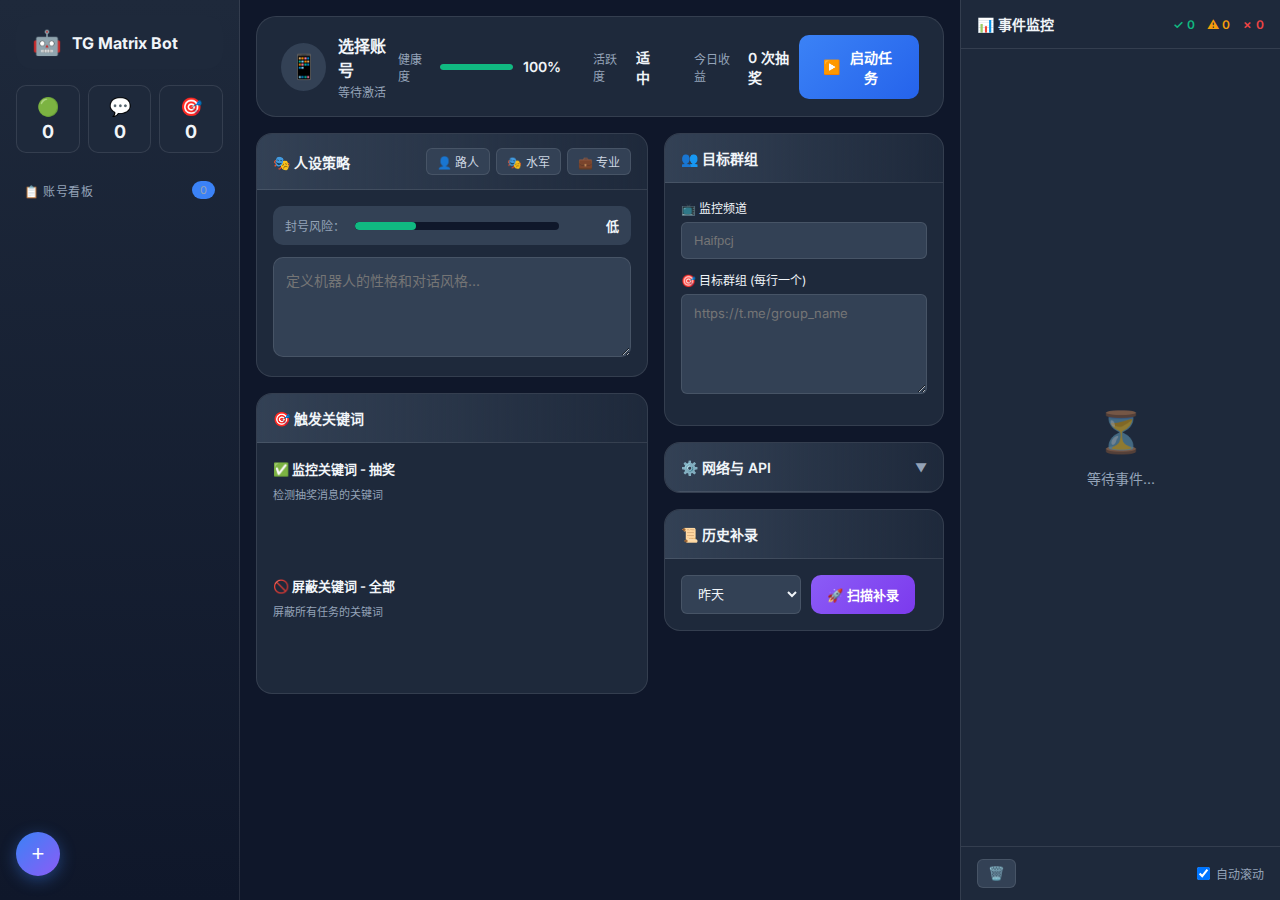
<file: ui/dashboard.html>
<!DOCTYPE html>
<html lang="zh-CN">
<head>
    <meta charset="UTF-8">
    <meta name="viewport" content="width=device-width, initial-scale=1.0">
    <title>TG Matrix Bot - 任务看板</title>
    <link href="https://fonts.googleapis.com/css2?family=Inter:wght@400;500;600;700&family=JetBrains+Mono:wght@400;500&display=swap" rel="stylesheet">
    <script src="https://cdn.socket.io/4.7.4/socket.io.min.js"></script>
    <link rel="stylesheet" href="dashboard.css">
</head>
<body>
    <div class="dashboard-container">
        
        <!-- Left Sidebar -->
        <aside class="sidebar">
            <div class="brand">
                <span class="brand-icon">🤖</span>
                <span class="brand-text">TG Matrix Bot</span>
            </div>
            
            <!-- Global Stats -->
            <div class="global-stats">
                <div class="stat-pill">
                    <span class="stat-icon">🟢</span>
                    <span class="stat-value" id="g_active">0</span>
                </div>
                <div class="stat-pill">
                    <span class="stat-icon">💬</span>
                    <span class="stat-value" id="g_msg">0</span>
                </div>
                <div class="stat-pill">
                    <span class="stat-icon">🎯</span>
                    <span class="stat-value" id="g_giveaway">0</span>
                </div>
            </div>
            
            <!-- Account List -->
            <div class="account-list-header">
                <span>📋 账号看板</span>
                <span class="account-count" id="accountCount">0</span>
            </div>
            <div class="account-list" id="accountList"></div>
            
            <!-- FAB (Left Side) -->
            <button class="fab-add-left" onclick="showModal()" title="添加账号">+</button>
        </aside>
        
        <!-- Main Content -->
        <main class="main-content">
            
            <!-- Task Header: 核心决策 -->
            <div class="task-header" id="taskHeader">
                <div class="header-left">
                    <div class="account-status-card">
                        <div class="status-avatar">
                            <span class="avatar-icon">📱</span>
                            <div class="breathing-indicator" id="breathingIndicator"></div>
                        </div>
                        <div class="account-brief">
                            <span class="brief-phone" id="briefPhone">选择账号</span>
                            <span class="brief-status" id="briefStatus">等待激活</span>
                        </div>
                    </div>
                </div>
                
                <div class="header-center">
                    <!-- Health Metrics -->
                    <div class="health-metrics">
                        <div class="metric-item">
                            <span class="metric-label">健康度</span>
                            <div class="metric-bar">
                                <div class="metric-fill" id="healthBar" style="width: 100%"></div>
                            </div>
                            <span class="metric-value" id="healthValue">100%</span>
                        </div>
                        <div class="metric-item">
                            <span class="metric-label">活跃度</span>
                            <span class="metric-value" id="activityLevel">适中</span>
                        </div>
                        <div class="metric-item">
                            <span class="metric-label">今日收益</span>
                            <span class="metric-value" id="todayEarnings">0 次抽奖</span>
                        </div>
                    </div>
                </div>
                
                <div class="header-right">
                    <button class="btn btn-primary btn-large" onclick="startAll()" id="startAllBtn">
                        <span class="btn-icon">▶️</span>
                        <span class="btn-text">启动任务</span>
                    </button>
                    <button class="btn btn-secondary btn-large" onclick="stopAll()" id="stopAllBtn" style="display:none">
                        <span class="btn-icon">⏸️</span>
                        <span class="btn-text">暂停任务</span>
                    </button>
                </div>
            </div>
            
            <!-- Main Body: 漏斗式布局 -->
            <div class="task-body">
                
                <!-- Main Left: 行为策略 -->
                <div class="main-left">
                    
                    <!-- Strategy Card: System Prompt -->
                    <div class="strategy-card">
                        <div class="card-header">
                            <h3 class="card-title">🎭 人设策略</h3>
                            <div class="preset-buttons">
                                <button class="preset-btn" onclick="loadPrompt('路人')">👤 路人</button>
                                <button class="preset-btn" onclick="loadPrompt('水军')">🎭 水军</button>
                                <button class="preset-btn" onclick="loadPrompt('专业')">💼 专业</button>
                            </div>
                        </div>
                        <div class="card-body">
                            <!-- Risk Indicator -->
                            <div class="risk-indicator">
                                <span class="risk-label">封号风险：</span>
                                <div class="risk-bar">
                                    <div class="risk-fill" id="riskBar" style="width: 30%"></div>
                                </div>
                                <span class="risk-value" id="riskValue">低</span>
                            </div>
                            
                            <!-- Prompt Input -->
                            <textarea class="strategy-input" id="strategyPrompt" 
                                placeholder="定义机器人的性格和对话风格..."
                                oninput="updateRiskLevel()"></textarea>
                        </div>
                    </div>
                    
                    <!-- Trigger Keywords -->
                    <div class="keywords-card">
                        <div class="card-header">
                            <h3 class="card-title">🎯 触发关键词</h3>
                        </div>
                        <div class="card-body">
                            <div class="keywords-section">
                                <label class="section-label">✅ 监控关键词 - 抽奖</label>
                                <div class="keyword-hint">检测抽奖消息的关键词</div>
                                <div id="allowTagsContainer" class="keyword-input-area"></div>
                                <textarea id="conf_allow" style="display:none" onchange="markModified()"></textarea>
                            </div>
                            <div class="keywords-section">
                                <label class="section-label">🚫 屏蔽关键词 - 全部</label>
                                <div class="keyword-hint">屏蔽所有任务的关键词</div>
                                <div id="blockTagsContainer" class="keyword-input-area"></div>
                                <textarea id="conf_block" style="display:none" onchange="markModified()"></textarea>
                            </div>
                        </div>
                    </div>
                </div>
                
                <!-- Main Right: 目标管理 -->
                <div class="main-right">
                    
                    <!-- Target Groups -->
                    <div class="target-card">
                        <div class="card-header">
                            <h3 class="card-title">👥 目标群组</h3>
                        </div>
                        <div class="card-body">
                            <div class="form-group compact">
                                <label class="form-label">📺 监控频道</label>
                                <input type="text" class="form-input" id="conf_monitor" 
                                    placeholder="Haifpcj" onchange="markModified()">
                            </div>
                            <div class="form-group compact">
                                <label class="form-label">🎯 目标群组 (每行一个)</label>
                                <textarea class="form-textarea" id="conf_groups" 
                                    style="height:100px" 
                                    placeholder="https://t.me/group_name"
                                    onchange="markModified()"></textarea>
                            </div>
                        </div>
                    </div>
                    
                    <!-- Network & API (Collapsible) -->
                    <div class="settings-card collapsible" id="settingsCard">
                        <div class="card-header" onclick="toggleSettings()">
                            <h3 class="card-title">⚙️ 网络与 API</h3>
                            <span class="toggle-icon" id="settingsToggle">▼</span>
                        </div>
                        <div class="card-body" id="settingsBody" style="display:none">
                            <div class="form-grid-2">
                                <div class="form-group compact">
                                    <label class="form-label">🔒 SOCKS5 代理</label>
                                    <input type="text" class="form-input" id="conf_proxy" 
                                        placeholder="host:port:user:pass" onchange="markModified()">
                                </div>
                                <div class="form-group compact">
                                    <label class="form-label">🔑 DeepSeek API</label>
                                    <div class="password-input-container">
                                        <input type="password" class="form-input" id="conf_ai_key" 
                                            placeholder="sk-..." onchange="markModified()">
                                        <button class="password-toggle" onclick="togglePassword('conf_ai_key')">👁️</button>
                                    </div>
                                </div>
                            </div>
                            <div class="form-grid-2">
                                <div class="form-group compact">
                                    <label class="form-label">⏱️ 最小延迟</label>
                                    <input type="number" class="form-input" id="conf_min" value="120" onchange="markModified()">
                                </div>
                                <div class="form-group compact">
                                    <label class="form-label">⏱️ 最大延迟</label>
                                    <input type="number" class="form-input" id="conf_max" value="240" onchange="markModified()">
                                </div>
                            </div>
                            <div class="form-row">
                                <button class="btn btn-secondary" onclick="saveConfig()">
                                    💾 保存配置
                                </button>
                            </div>
                        </div>
                    </div>
                    
                    <!-- Backfill -->
                    <div class="backfill-card">
                        <div class="card-header">
                            <h3 class="card-title">📜 历史补录</h3>
                        </div>
                        <div class="card-body">
                            <div class="backfill-actions">
                                <select class="form-select" id="backfillDays">
                                    <option value="1">昨天</option>
                                    <option value="3">最近3天</option>
                                    <option value="7">最近7天</option>
                                </select>
                                <button class="btn btn-gift" onclick="runBackfill()">
                                    🚀 扫描补录
                                </button>
                            </div>
                        </div>
                    </div>
                </div>
            </div>
        </main>
        
        <!-- Right Panel: Event Console -->
        <aside class="right-panel" id="rightPanel">
            <button class="close-toggle" onclick="toggleRightPanel()">×</button>
            
            <div class="console-header">
                <span class="console-title">📊 事件监控</span>
                <div class="console-stats">
                    <span class="console-stat success" id="successCount">✓ 0</span>
                    <span class="console-stat warning" id="warningCount">⚠ 0</span>
                    <span class="console-stat error" id="errorCount">✗ 0</span>
                </div>
            </div>
            
            <div class="console-body" id="consoleBody">
                <div class="console-empty" id="consoleEmpty">
                    <span class="empty-icon">⏳</span>
                    <p>等待事件...</p>
                </div>
            </div>
            
            <div class="console-footer">
                <button class="btn-icon-small" onclick="clearConsole()" title="清空">🗑️</button>
                <label class="auto-scroll-toggle">
                    <input type="checkbox" id="autoScrollConsole" checked onchange="toggleConsoleScroll()">
                    自动滚动
                </label>
            </div>
        </aside>
        
        <button class="right-panel-toggle" id="rightPanelToggle" onclick="toggleRightPanel()">📊</button>
        
        <!-- Add Account Modal -->
        <div class="modal-overlay" id="loginModal">
            <div class="modal">
                <div class="modal-header">
                    <h2 class="modal-title">🤖 添加 Telegram 账号</h2>
                    <button class="modal-close" onclick="hideModal()">×</button>
                </div>
                <div class="modal-body">
                    <div class="form-group">
                        <label class="form-label">📱 手机号</label>
                        <input type="text" class="form-input" id="loginPhone" placeholder="+86...">
                    </div>
                    <div class="form-group">
                        <label class="form-label">🔢 API ID</label>
                        <input type="number" class="form-input" id="loginApiId" placeholder="123456">
                    </div>
                    <div class="form-group">
                        <label class="form-label">🔑 API Hash</label>
                        <input type="text" class="form-input" id="loginApiHash" placeholder="abc123...">
                    </div>
                    <div class="form-group">
                        <label class="form-label">🔒 SOCKS5 代理 (可选)</label>
                        <input type="text" class="form-input" id="loginProxy" placeholder="host:port:user:pass">
                    </div>
                    <button class="btn btn-primary btn-block" onclick="addAccount()">➕ 添加账号</button>
                </div>
            </div>
        </div>
        
        <!-- Toast -->
        <div id="toastContainer"></div>
    </div>
    
    <script>
        // ==================== State ====================
        let currentPhone = null;
        let configModified = false;
        let logBuffer = [];
        let consoleEvents = [];
        let eventCounts = { success: 0, warning: 0, error: 0 };
        let autoScrollConsole = true;
        let uptimeSeconds = 0;
        let uptimeInterval = null;
        
        // Prompt Presets
        const promptPresets = {
            '路人': '你是一个安静的群聊成员，平时很少说话，只在看到抽奖链接时才会活跃参与。',
            '水军': '你是一个活跃的群聊成员，经常发言聊天，热衷于参与各种抽奖活动，性格开朗健谈。',
            '专业': '你是一个专业的抽奖爱好者，精通各种抽奖技巧，参与抽奖时认真仔细，从不放过任何机会。'
        };
        
        // ==================== Socket ====================
        const socket = io();
        
        socket.on('connect', () => {
            addConsoleEvent('success', '系统', '已连接到服务器');
        });
        
        socket.on('disconnect', () => {
            addConsoleEvent('warning', '系统', '与服务器断开连接');
        });
        
        socket.on('log_update', data => {
            const level = data.level || 'info';
            const timestamp = data.timestamp ? data.timestamp.split('T')[1].split('.')[0] : '00:00:00';
            const line = `[${timestamp}] ${data.message}`;
            logBuffer.push({ text: line, level: level });
            
            // Categorize event
            if (level === 'success') {
                eventCounts.success++;
            } else if (level === 'error' || level === 'warn') {
                eventCounts.warning++;
            }
            updateConsoleCounts();
            
            renderConsole();
        });
        
        // ==================== Console Functions ====================
        function addConsoleEvent(type, source, message) {
            const time = new Date().toTimeString().split(' ')[0];
            const event = { type, source, message, time };
            consoleEvents.unshift(event);
            
            if (consoleEvents.length > 100) consoleEvents.pop();
            
            eventCounts[type]++;
            updateConsoleCounts();
            renderConsole();
        }
        
        function updateConsoleCounts() {
            document.getElementById('successCount').textContent = `✓ ${eventCounts.success}`;
            document.getElementById('warningCount').textContent = `⚠ ${eventCounts.warning}`;
            document.getElementById('errorCount').textContent = `✗ ${eventCounts.error}`;
        }
        
        function renderConsole() {
            const body = document.getElementById('consoleBody');
            const empty = document.getElementById('consoleEmpty');
            
            if (consoleEvents.length === 0) {
                empty.style.display = 'block';
                return;
            }
            
            empty.style.display = 'none';
            
            body.innerHTML = consoleEvents.map(e => `
                <div class="console-event ${e.type}">
                    <span class="event-time">${e.time}</span>
                    <span class="event-source">${e.source}</span>
                    <span class="event-message">${escapeHtml(e.message)}</span>
                </div>
            `).join('');
            
            if (autoScrollConsole) {
                body.scrollTop = 0;
            }
        }
        
        function clearConsole() {
            consoleEvents = [];
            eventCounts = { success: 0, warning: 0, error: 0 };
            updateConsoleCounts();
            renderConsole();
        }
        
        function toggleConsoleScroll() {
            autoScrollConsole = document.getElementById('autoScrollConsole').checked;
        }
        
        // ==================== Tag Input Component ====================
        class TagInput {
            constructor(containerId, hiddenInputId, tagType = 'allow') {
                this.container = document.getElementById(containerId);
                this.hiddenInput = document.getElementById(hiddenInputId);
                this.tagType = tagType;
                this.tags = [];
                this.init();
            }
            
            init() {
                if (!this.container) return;
                
                this.wrapper = document.createElement('div');
                this.wrapper.className = 'tag-input-wrapper';
                this.wrapper.innerHTML = `
                    <div class="tag-list"></div>
                    <input type="text" class="tag-input" placeholder="输入后按回车">
                `;
                this.container.appendChild(this.wrapper);
                
                this.tagList = this.wrapper.querySelector('.tag-list');
                this.input = this.wrapper.querySelector('.tag-input');
                
                this.input.addEventListener('keydown', (e) => {
                    if (e.key === 'Enter') {
                        e.preventDefault();
                        this.addTag(this.input.value.trim());
                    }
                });
                
                this.input.addEventListener('blur', () => {
                    if (this.input.value.trim()) {
                        this.addTag(this.input.value.trim());
                    }
                });
            }
            
            addTag(value) {
                if (!value || this.tags.includes(value)) return;
                this.tags.push(value);
                this.render();
                this.updateHidden();
            }
            
            removeTag(index) {
                this.tags.splice(index, 1);
                this.render();
                this.updateHidden();
            }
            
            render() {
                const tagClass = this.tagType === 'block' ? 'tag tag-block' : 'tag tag-allow';
                this.tagList.innerHTML = this.tags.map((tag, i) => `
                    <span class="${tagClass}">
                        ${escapeHtml(tag)}
                        <span class="tag-remove" onclick="removeTagFromInput('${this.container.id}', ${i})">×</span>
                    </span>
                `).join('');
            }
            
            updateHidden() {
                if (this.hiddenInput) {
                    this.hiddenInput.value = this.tags.join('\n');
                }
            }
            
            setTags(arr) {
                this.tags = Array.isArray(arr) ? arr : [];
                this.render();
                this.updateHidden();
            }
        }
        
        const tagInputs = {};
        
        function removeTagFromInput(containerId, index) {
            if (tagInputs[containerId]) {
                tagInputs[containerId].removeTag(index);
            }
        }
        
        function initTagInputs() {
            const allowContainer = document.getElementById('allowTagsContainer');
            const blockContainer = document.getElementById('blockTagsContainer');
            
            // 只初始化一次
            if (allowContainer && !tagInputs['allowTagsContainer']) {
                tagInputs['allowTagsContainer'] = new TagInput('allowTagsContainer', 'conf_allow', 'allow');
            }
            if (blockContainer && !tagInputs['blockTagsContainer']) {
                tagInputs['blockTagsContainer'] = new TagInput('blockTagsContainer', 'conf_block', 'block');
            }
        }
        
        // ==================== Prompt Functions ====================
        function loadPrompt(type) {
            const preset = promptPresets[type];
            if (preset) {
                document.getElementById('strategyPrompt').value = preset;
                updateRiskLevel();
                markModified();
                showToast(`已加载「${type}」人设`);
            }
        }
        
        function updateRiskLevel() {
            const prompt = document.getElementById('strategyPrompt').value;
            const riskBar = document.getElementById('riskBar');
            const riskValue = document.getElementById('riskValue');
            
            // Simple risk calculation
            let risk = 20;
            if (prompt.length > 100) risk += 10;
            if (prompt.includes('疯狂') || prompt.includes('大量')) risk += 20;
            if (prompt.includes('秒回') || prompt.includes('立即')) risk += 15;
            if (prompt.includes('广告')) risk += 25;
            risk = Math.min(risk, 100);
            
            riskBar.style.width = risk + '%';
            
            if (risk < 40) {
                riskValue.textContent = '低 🟢';
                riskBar.style.background = '#10b981';
            } else if (risk < 70) {
                riskValue.textContent = '中 🟡';
                riskBar.style.background = '#f59e0b';
            } else {
                riskValue.textContent = '高 🔴';
                riskBar.style.background = '#ef4444';
            }
        }
        
        // ==================== Account Functions ====================
        async function loadAccounts() {
            const res = await fetch('/api/accounts');
            const list = await res.json();
            
            document.getElementById('accountCount').textContent = list.length;
            document.getElementById('g_active').textContent = list.filter(a => a.water_running || a.giveaway_running).length;
            
            const container = document.getElementById('accountList');
            container.innerHTML = list.map(acc => `
                <div class="account-item ${currentPhone === acc.phone ? 'active' : ''}" 
                     onclick="selectAccount('${acc.phone}')">
                    <div class="item-indicator ${acc.giveaway_running ? 'running' : (acc.water_running ? 'running' : 'stopped')}"></div>
                    <div class="item-info">
                        <span class="item-phone">${acc.phone}</span>
                        <span class="item-status">${acc.giveaway_running ? '抽奖中' : (acc.water_running ? '水群中' : '已停止')}</span>
                    </div>
                </div>
            `).join('');
        }
        
        async function selectAccount(phone) {
            // 清空之前账户的事件日志
            consoleEvents = [];
            eventCounts = { success: 0, warning: 0, error: 0 };
            updateConsoleCounts();
            renderConsole();
            
            currentPhone = phone;
            
            // 先初始化TagInput
            initTagInputs();
            
            // 再加载配置（会在配置中设置关键词）
            await loadConfig(phone);
            
            loadConsoleHistory();
            updateHealthDisplay();
            
            // Update header
            document.getElementById('briefPhone').textContent = phone;
            document.getElementById('briefStatus').textContent = '就绪';
        }
        
        async function loadConfig(phone) {
            const res = await fetch(`/api/config/${phone}`);
            const d = await res.json();
            
            document.getElementById('conf_proxy').value = d.proxy || '';
            document.getElementById('conf_monitor').value = d.monitor_channel || '';
            document.getElementById('conf_ai_key').value = d.ai_key || '';
            document.getElementById('conf_min').value = d.min_delay || 120;
            document.getElementById('conf_max').value = d.max_delay || 240;
            document.getElementById('conf_groups').value = (d.target_groups || []).join('\n');
            document.getElementById('strategyPrompt').value = d.system_prompt || '';
            
            if (tagInputs['allowTagsContainer']) {
                tagInputs['allowTagsContainer'].setTags(d.allow_keywords || []);
            }
            if (tagInputs['blockTagsContainer']) {
                tagInputs['blockTagsContainer'].setTags(d.block_keywords || []);
            }
            
            updateRiskLevel();
        }
        
        async function saveConfig() {
            const data = {
                proxy: document.getElementById('conf_proxy').value.trim(),
                monitor_channel: document.getElementById('conf_monitor').value.trim(),
                ai_key: document.getElementById('conf_ai_key').value.trim(),
                min_delay: parseInt(document.getElementById('conf_min').value) || 120,
                max_delay: parseInt(document.getElementById('conf_max').value) || 240,
                target_groups: document.getElementById('conf_groups').value.split('\n').map(s => s.trim()).filter(s => s),
                system_prompt: document.getElementById('strategyPrompt').value,
                allow_keywords: tagInputs['allowTagsContainer']?.getTags() || [],
                block_keywords: tagInputs['blockTagsContainer']?.getTags() || []
            };
            
            await fetch(`/api/config/${currentPhone}`, {
                method: 'POST',
                headers: {'Content-Type': 'application/json'},
                body: JSON.stringify(data)
            });
            
            configModified = false;
            showToast('✅ 配置已保存');
        }
        
        // ==================== Control Functions ====================
        async function startAll() {
            if (!currentPhone) {
                showToast('❌ 请先选择账号');
                return;
            }
            
            document.getElementById('startAllBtn').style.display = 'none';
            document.getElementById('stopAllBtn').style.display = 'flex';
            document.getElementById('breathingIndicator').classList.add('active');
            
            // Start water
            addConsoleEvent('success', '系统', '启动水群任务...');
            await fetch('/api/water/start', {
                method: 'POST',
                headers: {'Content-Type': 'application/json'},
                body: JSON.stringify({phone: currentPhone})
            });
            
            // Start giveaway
            await fetch('/api/start', {
                method: 'POST',
                headers: {'Content-Type': 'application/json'},
                body: JSON.stringify({phone: currentPhone, type: 'giveaway'})
            });
            
            addConsoleEvent('success', '系统', '任务已启动');
            startUptimeCounter();
        }
        
        async function stopAll() {
            if (!currentPhone) return;
            
            document.getElementById('startAllBtn').style.display = 'flex';
            document.getElementById('stopAllBtn').style.display = 'none';
            document.getElementById('breathingIndicator').classList.remove('active');
            
            await fetch('/api/water/stop', {
                method: 'POST',
                headers: {'Content-Type': 'application/json'},
                body: JSON.stringify({phone: currentPhone})
            });
            
            await fetch('/api/stop', {
                method: 'POST',
                headers: {'Content-Type': 'application/json'},
                body: JSON.stringify({phone: currentPhone, type: 'giveaway'})
            });
            
            addConsoleEvent('warning', '系统', '任务已暂停');
            stopUptimeCounter();
        }
        
        function startUptimeCounter() {
            uptimeSeconds = 0;
            if (uptimeInterval) clearInterval(uptimeInterval);
            uptimeInterval = setInterval(() => {
                uptimeSeconds++;
            }, 1000);
        }
        
        function stopUptimeCounter() {
            if (uptimeInterval) {
                clearInterval(uptimeInterval);
                uptimeInterval = null;
            }
        }
        
        // ==================== Backfill ====================
        async function runBackfill() {
            if (!currentPhone) {
                showToast('❌ 请先选择账号');
                return;
            }
            
            const days = parseInt(document.getElementById('backfillDays').value);
            
            addConsoleEvent('info', '补录', `开始扫描最近${days}天的抽奖...`);
            
            await fetch('/api/giveaway/backfill', {
                method: 'POST',
                headers: {'Content-Type': 'application/json'},
                body: JSON.stringify({phone: currentPhone, days})
            });
            
            showToast('🚀 补录任务已启动');
        }
        
        // ==================== UI Helpers ====================
        function toggleSettings() {
            const body = document.getElementById('settingsBody');
            const icon = document.getElementById('settingsToggle');
            body.style.display = body.style.display === 'none' ? 'block' : 'none';
            icon.textContent = body.style.display === 'none' ? '▼' : '▲';
        }
        
        function togglePassword(id) {
            const input = document.getElementById(id);
            input.type = input.type === 'password' ? 'text' : 'password';
        }
        
        function toggleRightPanel() {
            document.getElementById('rightPanel').classList.toggle('expanded');
        }
        
        function markModified() {
            configModified = true;
        }
        
        function showToast(message) {
            const toast = document.createElement('div');
            toast.className = 'toast';
            toast.textContent = message;
            document.body.appendChild(toast);
            setTimeout(() => toast.remove(), 3000);
        }
        
        function escapeHtml(text) {
            const div = document.createElement('div');
            div.textContent = text;
            return div.innerHTML;
        }
        
        function loadConsoleHistory() {
            if (!currentPhone) return;
            
            fetch(`/api/logs/${currentPhone}`)
                .then(res => res.text())
                .then(text => {
                    if (text && text !== '无日志内容') {
                        const lines = text.split('\n').filter(l => l.trim());
                        lines.slice(-50).forEach(line => {
                            let type = 'info';
                            if (line.includes('成功') || line.includes('✅')) type = 'success';
                            else if (line.includes('失败') || line.includes('错误') || line.includes('❌')) type = 'error';
                            else if (line.includes('警告') || line.includes('⚠')) type = 'warning';
                            
                            const match = line.match(/\[(\d{2}:\d{2}:\d{2})\]/);
                            const time = match ? match[1] : '00:00:00';
                            
                            consoleEvents.unshift({ type, source: '历史', message: line, time });
                            if (consoleEvents.length > 100) consoleEvents.pop();
                            eventCounts[type]++;
                        });
                        updateConsoleCounts();
                        renderConsole();
                    }
                });
        }
        
        function updateHealthDisplay() {
            // Update health metrics based on config
            const health = 100;
            const activity = '适中';
            const earnings = '0 次抽奖';
            
            document.getElementById('healthBar').style.width = health + '%';
            document.getElementById('healthValue').textContent = health + '%';
            document.getElementById('activityLevel').textContent = activity;
            document.getElementById('todayEarnings').textContent = earnings;
        }
        
        // ==================== Modal ====================
        function showModal() {
            document.getElementById('loginModal').classList.add('show');
        }
        
        function hideModal() {
            document.getElementById('loginModal').classList.remove('show');
        }
        
        async function addAccount() {
            const data = {
                phone: document.getElementById('loginPhone').value,
                api_id: parseInt(document.getElementById('loginApiId').value),
                api_hash: document.getElementById('loginApiHash').value,
                proxy: document.getElementById('loginProxy').value
            };
            
            if (!data.phone || !data.api_id || !data.api_hash) {
                showToast('❌ 请填写完整信息');
                return;
            }
            
            await fetch('/api/accounts', {
                method: 'POST',
                headers: {'Content-Type': 'application/json'},
                body: JSON.stringify(data)
            });
            
            hideModal();
            loadAccounts();
            showToast('✅ 账号添加成功');
        }
        
        // ==================== Init ====================
        async function init() {
            await loadAccounts();
            
            // Global stats poll
            setInterval(async () => {
                try {
                    const res = await fetch('/api/stats/global');
                    const d = await res.json();
                    document.getElementById('g_active').textContent = d.active_bots || 0;
                    document.getElementById('g_msg').textContent = d.total_messages || 0;
                    document.getElementById('g_giveaway').textContent = d.total_giveaway_entries || 0;
                } catch {}
            }, 5000);
        }
        
        init();
    </script>
</body>
</html>
</file>
<file: dashboard.css>
/* TG Matrix Bot Dashboard - Redesigned Dark Theme */

/* CSS Variables */
:root {
    /* Colors */
    --bg-primary: #0f1117;
    --bg-secondary: #161b22;
    --bg-card: #1a202c;
    --bg-hover: #1e293b;
    --bg-active: #252f42;
    
    --text-primary: #f1f5f9;
    --text-secondary: #cbd5e1;
    --text-muted: #94a3b8;
    --text-placeholder: #64748b;
    
    --border-default: rgba(255, 255, 255, 0.1);
    --border-light: rgba(255, 255, 255, 0.15);
    --border-focus: #3b82f6;
    
    --accent-primary: #3b82f6;
    --accent-hover: #2563eb;
    --accent-light: rgba(59, 130, 246, 0.1);
    
    --success: #10b981;
    --success-light: rgba(16, 185, 129, 0.1);
    
    --danger: #ef4444;
    --danger-light: rgba(239, 68, 68, 0.1);
    
    --warning: #f59e0b;
    --info: #06b6d4;
    
    /* Spacing */
    --spacing-xs: 4px;
    --spacing-sm: 8px;
    --spacing-md: 12px;
    --spacing-lg: 16px;
    --spacing-xl: 20px;
    --spacing-2xl: 24px;
    --spacing-3xl: 32px;
    
    /* Border Radius */
    --radius-sm: 4px;
    --radius-md: 8px;
    --radius-lg: 12px;
    --radius-xl: 16px;
    
    /* Shadows */
    --shadow-sm: 0 1px 2px rgba(0, 0, 0, 0.3);
    --shadow-md: 0 4px 6px -1px rgba(0, 0, 0, 0.3);
    --shadow-lg: 0 10px 15px -3px rgba(0, 0, 0, 0.3);
    --shadow-focus: 0 0 0 3px rgba(59, 130, 246, 0.2);
    
    /* Transitions */
    --transition-fast: 150ms ease;
    --transition-normal: 250ms ease;
    --transition-slow: 350ms ease;
    
    /* Sidebar Width */
    --sidebar-width: 260px;
    --right-panel-width: 360px;
}

/* Reset & Base */
* {
    box-sizing: border-box;
    margin: 0;
    padding: 0;
}

html, body {
    height: 100%;
    overflow: hidden;
}

body {
    font-family: 'Inter', -apple-system, BlinkMacSystemFont, 'Segoe UI', Roboto, sans-serif;
    background: var(--bg-primary);
    color: var(--text-primary);
    font-size: 14px;
    line-height: 1.5;
}

/* Three Column Layout Container */
.dashboard-container {
    display: flex;
    height: 100vh;
    overflow: hidden;
}

/* ==================== LEFT SIDEBAR (260px) ==================== */
.sidebar {
    width: var(--sidebar-width);
    height: 100vh;
    background: linear-gradient(to bottom, #1e293b, #1a202c);
    border-right: 1px solid var(--border-default);
    display: flex;
    flex-direction: column;
    position: fixed;
    left: 0;
    top: 0;
    z-index: 100;
}

.brand {
    height: 64px;
    display: flex;
    align-items: center;
    gap: var(--spacing-sm);
    padding: 0 var(--spacing-lg);
    border-bottom: 1px solid var(--border-default);
    font-weight: 600;
    font-size: 15px;
    color: var(--text-primary);
    flex-shrink: 0;
}

.brand-icon {
    font-size: 24px;
}

/* Stats Pills */
.stats-container {
    padding: var(--spacing-md);
    display: flex;
    flex-direction: column;
    gap: var(--spacing-sm);
    border-bottom: 1px solid var(--border-default);
}

.stat-pill {
    display: flex;
    align-items: center;
    justify-content: space-between;
    padding: var(--spacing-sm) var(--spacing-md);
    background: var(--bg-card);
    border: 1px solid var(--border-default);
    border-radius: var(--radius-lg);
    transition: var(--transition-fast);
}

.stat-pill:hover {
    border-color: var(--border-light);
}

.stat-label {
    font-size: 12px;
    color: var(--text-muted);
}

.stat-value {
    font-family: 'JetBrains Mono', monospace;
    font-size: 14px;
    font-weight: 600;
    color: var(--accent-primary);
}

/* Account List Header */
.account-list-header {
    display: flex;
    align-items: center;
    justify-content: space-between;
    padding: var(--spacing-md) var(--spacing-lg);
    font-size: 12px;
    color: var(--text-muted);
    text-transform: uppercase;
    letter-spacing: 0.5px;
    border-bottom: 1px solid var(--border-default);
}

.account-count {
    background: var(--bg-card);
    padding: 2px 8px;
    border-radius: 10px;
    font-size: 11px;
}

/* Account List */
.account-list {
    flex: 1;
    overflow-y: auto;
    padding: var(--spacing-sm);
}

.account-list::-webkit-scrollbar {
    width: 4px;
}

.account-list::-webkit-scrollbar-thumb {
    background: var(--border-light);
    border-radius: 2px;
}

.account-item {
    display: flex;
    align-items: center;
    padding: var(--spacing-md);
    border-radius: var(--radius-lg);
    cursor: pointer;
    transition: var(--transition-fast);
    margin-bottom: var(--spacing-xs);
    border: 1px solid transparent;
}

.account-item:hover {
    background: var(--bg-hover);
}

.account-item.active {
    background: var(--bg-active);
    border-color: var(--accent-primary);
}

/* Status Indicator Dot */
.status-indicator {
    width: 10px;
    height: 10px;
    border-radius: 50%;
    margin-right: var(--spacing-md);
    transition: var(--transition-fast);
    flex-shrink: 0;
}

.status-indicator.running {
    background: var(--success);
    box-shadow: 0 0 8px rgba(16, 185, 129, 0.5);
}

.status-indicator.paused {
    background: var(--warning);
    box-shadow: 0 0 8px rgba(245, 158, 11, 0.5);
}

.status-indicator.stopped {
    background: var(--text-muted);
}

.account-info {
    display: flex;
    flex-direction: column;
    overflow: hidden;
}

.acc-phone {
    font-family: 'JetBrains Mono', monospace;
    font-size: 13px;
    color: var(--text-primary);
    white-space: nowrap;
    overflow: hidden;
    text-overflow: ellipsis;
}

.acc-status {
    font-size: 11px;
    color: var(--text-muted);
    margin-top: 2px;
}

/* FAB Add Button */
.fab-add {
    position: absolute;
    bottom: var(--spacing-xl);
    right: var(--spacing-xl);
    width: 52px;
    height: 52px;
    border-radius: 50%;
    background: linear-gradient(135deg, var(--accent-primary), var(--accent-hover));
    color: white;
    border: none;
    font-size: 26px;
    cursor: pointer;
    box-shadow: var(--shadow-lg);
    transition: var(--transition-fast);
    display: flex;
    align-items: center;
    justify-content: center;
}

.fab-add:hover {
    transform: scale(1.08);
    box-shadow: 0 15px 25px rgba(59, 130, 246, 0.4);
}

.fab-add:active {
    transform: scale(0.95);
}

/* ==================== CENTER PANEL ==================== */
.center-panel {
    flex: 1;
    margin-left: var(--sidebar-width);
    margin-right: var(--right-panel-width);
    height: 100vh;
    overflow-y: auto;
    background: linear-gradient(135deg, var(--bg-primary) 0%, #11151f 100%);
    padding: var(--spacing-xl);
}

/* Account Header */
.account-header {
    display: flex;
    align-items: center;
    justify-content: space-between;
    padding: var(--spacing-lg) var(--spacing-xl);
    background: var(--bg-card);
    border: 1px solid var(--border-default);
    border-radius: var(--radius-xl);
    margin-bottom: var(--spacing-xl);
    box-shadow: var(--shadow-md);
}

.account-info-large {
    display: flex;
    align-items: center;
    gap: var(--spacing-md);
}

.account-icon {
    font-size: 32px;
}

.account-details {
    display: flex;
    flex-direction: column;
}

.account-title {
    font-size: 20px;
    font-weight: 600;
    color: var(--text-primary);
}

.account-subtitle {
    font-size: 13px;
    color: var(--text-muted);
    margin-top: 2px;
}

.account-actions {
    display: flex;
    gap: var(--spacing-md);
}

/* Tab Container */
.tab-container {
    background: var(--bg-card);
    border: 1px solid var(--border-default);
    border-radius: var(--radius-xl);
    overflow: hidden;
    box-shadow: var(--shadow-md);
}

/* Tab Navigation */
.tab-nav {
    display: flex;
    border-bottom: 1px solid var(--border-default);
    background: rgba(59, 130, 246, 0.03);
}

.tab-btn {
    flex: 1;
    display: flex;
    align-items: center;
    justify-content: center;
    gap: var(--spacing-sm);
    padding: var(--spacing-md) var(--spacing-lg);
    background: transparent;
    border: none;
    color: var(--text-muted);
    font-size: 14px;
    font-weight: 500;
    cursor: pointer;
    transition: var(--transition-fast);
    border-bottom: 2px solid transparent;
}

.tab-btn:hover {
    color: var(--text-primary);
    background: var(--bg-hover);
}

.tab-btn.active {
    color: var(--accent-primary);
    border-bottom-color: var(--accent-primary);
    background: var(--bg-hover);
}

.tab-icon {
    font-size: 16px;
}

/* Tab Content */
.tab-content {
    padding: var(--spacing-lg);
}

.tab-panel {
    display: none;
    animation: fadeIn 0.2s ease;
}

.tab-panel.active {
    display: block;
}

@keyframes fadeIn {
    from { opacity: 0; transform: translateY(10px); }
    to { opacity: 1; transform: translateY(0); }
}

/* Config Card */
.config-card {
    background: var(--bg-card);
    border: 1px solid var(--border-default);
    border-radius: var(--radius-lg);
    margin-bottom: var(--spacing-lg);
    overflow: hidden;
    box-shadow: var(--shadow-sm);
}

.config-card:last-child {
    margin-bottom: 0;
}

.card-header {
    display: flex;
    align-items: center;
    justify-content: space-between;
    padding: var(--spacing-md) var(--spacing-lg);
    border-bottom: 1px solid var(--border-default);
    background: rgba(59, 130, 246, 0.03);
}

.card-title {
    font-size: 15px;
    font-weight: 600;
    color: var(--text-primary);
}

.card-body {
    padding: var(--spacing-lg);
}

/* Form Styles */
.form-group {
    margin-bottom: var(--spacing-lg);
}

.form-group:last-child {
    margin-bottom: 0;
}

.form-row {
    display: flex;
    gap: var(--spacing-lg);
}

.form-col {
    flex: 1;
}

.form-label {
    display: flex;
    align-items: center;
    gap: var(--spacing-xs);
    font-size: 12px;
    font-weight: 500;
    color: var(--text-secondary);
    margin-bottom: var(--spacing-sm);
}

.form-input {
    width: 100%;
    height: 40px;
    padding: 0 var(--spacing-lg);
    background: var(--bg-hover);
    border: 1px solid var(--border-default);
    border-radius: var(--radius-md);
    color: var(--text-primary);
    font-size: 13px;
    font-family: 'JetBrains Mono', monospace;
    transition: var(--transition-fast);
}

.form-input:focus {
    outline: none;
    border: 2px solid var(--border-focus);
    box-shadow: var(--shadow-focus);
    background: var(--bg-active);
}

.form-input::placeholder {
    color: var(--text-placeholder);
}

.form-textarea {
    width: 100%;
    min-height: 80px;
    padding: var(--spacing-md) var(--spacing-lg);
    background: var(--bg-hover);
    border: 1px solid var(--border-default);
    border-radius: var(--radius-md);
    color: var(--text-primary);
    font-size: 13px;
    font-family: 'JetBrains Mono', monospace;
    resize: vertical;
    transition: var(--transition-fast);
}

.form-textarea:focus {
    outline: none;
    border: 2px solid var(--border-focus);
    box-shadow: var(--shadow-focus);
    background: var(--bg-active);
}

.form-textarea::placeholder {
    color: var(--text-placeholder);
}

/* Password Input */
.password-input-container {
    position: relative;
    display: flex;
    align-items: center;
}

.password-input {
    padding-right: 48px;
}

.password-toggle {
    position: absolute;
    right: 8px;
    width: 32px;
    height: 32px;
    background: transparent;
    border: none;
    cursor: pointer;
    display: flex;
    align-items: center;
    justify-content: center;
    border-radius: var(--radius-sm);
    transition: var(--transition-fast);
}

.password-toggle:hover {
    background: var(--bg-active);
}

/* Preset Dropdown */
.preset-dropdown {
    margin-left: auto;
}

.preset-select {
    padding: 4px 8px;
    background: var(--bg-hover);
    border: 1px solid var(--border-default);
    border-radius: var(--radius-sm);
    color: var(--text-secondary);
    font-size: 11px;
    cursor: pointer;
    transition: var(--transition-fast);
}

.preset-select:hover {
    border-color: var(--accent-primary);
}

/* Time Error */
.time-error {
    margin-top: var(--spacing-md);
    padding: var(--spacing-sm) var(--spacing-md);
    background: var(--danger-light);
    border: 1px solid var(--danger);
    border-radius: var(--radius-md);
    color: var(--danger);
    font-size: 12px;
    animation: shake 0.3s ease;
}

@keyframes shake {
    0%, 100% { transform: translateX(0); }
    25% { transform: translateX(-5px); }
    75% { transform: translateX(5px); }
}

/* Weight Slider */
.weight-control {
    display: flex;
    align-items: center;
    gap: var(--spacing-lg);
}

.weight-slider-container {
    flex: 1;
    display: flex;
    align-items: center;
    gap: var(--spacing-md);
}

.weight-slider {
    flex: 1;
    -webkit-appearance: none;
    height: 8px;
    background: var(--bg-hover);
    border-radius: 4px;
    cursor: pointer;
}

.weight-slider::-webkit-slider-thumb {
    -webkit-appearance: none;
    width: 20px;
    height: 20px;
    background: linear-gradient(135deg, var(--accent-primary), var(--accent-hover));
    border-radius: 50%;
    cursor: pointer;
    transition: var(--transition-fast);
    box-shadow: 0 2px 8px rgba(59, 130, 246, 0.4);
}

.weight-slider::-webkit-slider-thumb:hover {
    transform: scale(1.1);
}

.weight-display {
    display: flex;
    align-items: baseline;
    gap: var(--spacing-xs);
    min-width: 60px;
}

.weight-value {
    font-family: 'JetBrains Mono', monospace;
    font-size: 28px;
    font-weight: 700;
    color: var(--accent-primary);
}

.weight-label {
    font-size: 12px;
    color: var(--text-muted);
}

/* ==================== RIGHT PANEL (360px) ==================== */
.right-panel {
    width: var(--right-panel-width);
    height: 100vh;
    background: linear-gradient(to bottom, #1e293b, #1a202c);
    border-left: 1px solid var(--border-default);
    display: flex;
    flex-direction: column;
    position: fixed;
    right: 0;
    top: 0;
    z-index: 100;
    overflow-y: auto;
}

/* Control Center */
.control-center {
    padding: var(--spacing-lg);
    border-bottom: 1px solid var(--border-default);
}

.control-header {
    display: flex;
    align-items: center;
    gap: var(--spacing-sm);
    margin-bottom: var(--spacing-md);
    padding-bottom: var(--spacing-md);
    border-bottom: 1px solid var(--border-default);
}

.control-icon {
    font-size: 18px;
}

.control-title {
    font-size: 14px;
    font-weight: 600;
    color: var(--text-primary);
}

.control-buttons {
    display: flex;
    flex-direction: column;
    gap: var(--spacing-sm);
}

/* Log Section */
.log-section {
    flex-shrink: 0;
    border-bottom: 1px solid var(--border-default);
}

.log-header {
    display: flex;
    align-items: center;
    justify-content: space-between;
    padding: var(--spacing-md) var(--spacing-lg);
    background: rgba(59, 130, 246, 0.03);
    border-bottom: 1px solid var(--border-default);
}

.log-icon {
    font-size: 14px;
}

.log-title {
    flex: 1;
    font-size: 14px;
    font-weight: 600;
    color: var(--text-primary);
    margin-left: var(--spacing-sm);
}

.log-actions {
    display: flex;
    gap: var(--spacing-xs);
}

.btn-icon-small {
    width: 28px;
    height: 28px;
    background: transparent;
    border: 1px solid var(--border-default);
    border-radius: var(--radius-sm);
    cursor: pointer;
    display: flex;
    align-items: center;
    justify-content: center;
    font-size: 12px;
    transition: var(--transition-fast);
}

.btn-icon-small:hover {
    background: var(--bg-hover);
    border-color: var(--border-light);
}

.terminal {
    height: 200px;
    background: #0a0b10;
    padding: var(--spacing-md);
    font-family: 'JetBrains Mono', monospace;
    font-size: 11px;
    color: var(--text-secondary);
    overflow-y: auto;
    white-space: pre-wrap;
    line-height: 1.6;
}

.terminal::-webkit-scrollbar {
    width: 6px;
}

.terminal::-webkit-scrollbar-track {
    background: var(--bg-primary);
}

.terminal::-webkit-scrollbar-thumb {
    background: var(--border-light);
    border-radius: 3px;
}

.terminal-placeholder {
    display: flex;
    flex-direction: column;
    align-items: center;
    justify-content: center;
    height: 100%;
    color: var(--text-muted);
}

.terminal-icon {
    font-size: 24px;
    margin-bottom: var(--spacing-sm);
}

.terminal-placeholder p {
    font-size: 12px;
}

.log-line {
    padding: 2px 0;
    border-left: 2px solid transparent;
    padding-left: var(--spacing-sm);
}

.log-line:hover {
    background: rgba(255, 255, 255, 0.02);
}

.log-info {
    border-left-color: var(--info);
}

.log-success {
    border-left-color: var(--success);
    color: var(--success);
}

.log-error {
    border-left-color: var(--danger);
    color: var(--danger);
}

.log-warn {
    border-left-color: var(--warning);
    color: var(--warning);
}

.log-debug {
    border-left-color: var(--text-muted);
}

/* Stats Section */
.stats-section {
    flex: 1;
    padding: var(--spacing-lg);
    overflow-y: auto;
}

.stats-card {
    background: var(--bg-card);
    border: 1px solid var(--border-default);
    border-radius: var(--radius-lg);
    overflow: hidden;
    box-shadow: var(--shadow-md);
}

.stats-card-header {
    display: flex;
    align-items: center;
    justify-content: space-between;
    padding: var(--spacing-md) var(--spacing-lg);
    background: rgba(59, 130, 246, 0.05);
    border-bottom: 1px solid var(--border-default);
}

.stats-icon {
    font-size: 16px;
}

.stats-title {
    flex: 1;
    margin-left: var(--spacing-sm);
    font-size: 14px;
    font-weight: 600;
    color: var(--text-primary);
}

.status-badge {
    padding: 4px 10px;
    background: var(--bg-hover);
    border-radius: var(--radius-md);
    font-size: 12px;
}

.stats-card-body {
    padding: var(--spacing-lg);
}

.stat-row {
    display: flex;
    align-items: center;
    justify-content: space-between;
    padding: var(--spacing-sm) 0;
    border-bottom: 1px solid var(--border-default);
}

.stat-row:last-child {
    border-bottom: none;
}

.stat-row .stat-label {
    font-size: 13px;
    color: var(--text-muted);
}

.stat-value-simple {
    font-family: 'JetBrains Mono', monospace;
    font-size: 13px;
    font-weight: 500;
    color: var(--text-primary);
}

/* Activity Bar */
.activity-row {
    display: flex;
    align-items: center;
    justify-content: space-between;
    margin-top: var(--spacing-md);
    padding-top: var(--spacing-md);
    border-top: 1px solid var(--border-default);
}

.activity-row .stat-label {
    font-size: 13px;
    color: var(--text-muted);
}

.activity-bar-container {
    flex: 1;
    height: 8px;
    background: var(--bg-hover);
    border-radius: 4px;
    margin: 0 var(--spacing-md);
    overflow: hidden;
}

.activity-bar {
    height: 100%;
    background: linear-gradient(90deg, var(--accent-primary), var(--success));
    border-radius: 4px;
    transition: width 0.3s ease;
}

.activity-value {
    font-family: 'JetBrains Mono', monospace;
    font-size: 12px;
    font-weight: 600;
    color: var(--accent-primary);
    min-width: 40px;
    text-align: right;
}

/* ==================== EMPTY STATE ==================== */
.empty-state {
    display: flex;
    flex-direction: column;
    align-items: center;
    justify-content: center;
    height: 100%;
    padding: var(--spacing-xl);
}

.empty-illustration {
    margin-bottom: var(--spacing-xl);
}

.empty-content {
    text-align: center;
    margin-bottom: var(--spacing-2xl);
}

.empty-title {
    font-size: 24px;
    font-weight: 600;
    color: var(--text-primary);
    margin-bottom: var(--spacing-md);
}

.empty-hint {
    font-size: 16px;
    color: var(--text-secondary);
    margin-bottom: var(--spacing-sm);
}

.empty-subhint {
    font-size: 14px;
    color: var(--text-muted);
}

/* Empty Stats Card */
.empty-stats-card {
    width: 100%;
    max-width: 320px;
    background: var(--bg-card);
    border: 1px solid var(--border-default);
    border-radius: var(--radius-lg);
    overflow: hidden;
    box-shadow: var(--shadow-md);
}

.empty-stats-card .stats-card-header {
    background: rgba(59, 130, 246, 0.05);
}

.empty-stats-card .stat-row {
    padding: var(--spacing-sm) var(--spacing-md);
}

.empty-stats-card .stats-card-body {
    padding: var(--spacing-md);
}

/* ==================== BUTTONS ==================== */
.btn {
    padding: var(--spacing-sm) var(--spacing-lg);
    border-radius: var(--radius-md);
    font-size: 13px;
    font-weight: 500;
    cursor: pointer;
    transition: var(--transition-fast);
    border: none;
    display: inline-flex;
    align-items: center;
    justify-content: center;
    gap: var(--spacing-xs);
}

.btn:disabled {
    opacity: 0.5;
    cursor: not-allowed;
}

/* Primary Button */
.btn-primary {
    background: var(--accent-primary);
    color: white;
}

.btn-primary:hover:not(:disabled) {
    background: var(--accent-hover);
    box-shadow: var(--shadow-focus);
}

/* Secondary Button */
.btn-secondary {
    background: transparent;
    color: var(--text-secondary);
    border: 1px solid var(--border-default);
}

.btn-secondary:hover:not(:disabled) {
    background: var(--bg-hover);
    border-color: var(--border-light);
    color: var(--text-primary);
}

/* Gift Button (for giveaway) */
.btn-gift {
    background: linear-gradient(135deg, var(--warning), #d97706);
    color: white;
}

.btn-gift:hover:not(:disabled) {
    background: linear-gradient(135deg, #d97706, #b45309);
    box-shadow: 0 4px 12px rgba(245, 158, 11, 0.3);
}

/* Danger Button */
.btn-danger {
    background: var(--danger-light);
    color: var(--danger);
    border: 1px solid var(--danger);
}

.btn-danger:hover:not(:disabled) {
    background: var(--danger);
    color: white;
}

.btn-small {
    padding: var(--spacing-xs) var(--spacing-md);
    font-size: 12px;
}

/* Start Water Button */
.btn-start-water {
    background: linear-gradient(135deg, var(--success), #059669);
    font-size: 14px;
    padding: var(--spacing-md) var(--spacing-lg);
}

.btn-start-water:hover:not(:disabled) {
    background: linear-gradient(135deg, #059669, #047857);
    box-shadow: 0 4px 12px rgba(16, 185, 129, 0.3);
}

/* Start Giveaway Button */
.btn-start-giveaway {
    background: linear-gradient(135deg, var(--warning), #d97706);
    font-size: 14px;
    padding: var(--spacing-md) var(--spacing-lg);
}

.btn-start-giveaway:hover:not(:disabled) {
    background: linear-gradient(135deg, #d97706, #b45309);
    box-shadow: 0 4px 12px rgba(245, 158, 11, 0.3);
}

.btn-icon {
    font-size: 14px;
}

.btn-text {
    font-weight: 600;
}

/* ==================== STICKY SAVE BAR ==================== */
.sticky-save-bar {
    position: fixed;
    bottom: 0;
    left: var(--sidebar-width);
    right: var(--right-panel-width);
    background: rgba(22, 27, 34, 0.95);
    backdrop-filter: blur(10px);
    border-top: 1px solid var(--border-default);
    padding: var(--spacing-lg) var(--spacing-xl);
    box-shadow: 0 -4px 20px rgba(0, 0, 0, 0.3);
    z-index: 200;
    display: none;
    animation: slideUp 0.3s ease;
}

@keyframes slideUp {
    from {
        transform: translateY(100%);
        opacity: 0;
    }
    to {
        transform: translateY(0);
        opacity: 1;
    }
}

.save-bar-content {
    display: flex;
    align-items: center;
    justify-content: space-between;
    max-width: 800px;
    margin: 0 auto;
}

.save-bar-label {
    color: var(--warning);
    font-size: 14px;
}

.save-bar-buttons {
    display: flex;
    gap: var(--spacing-md);
}

/* ==================== TOAST ==================== */
.toast {
    position: fixed;
    bottom: 100px;
    left: 50%;
    transform: translateX(-50%);
    background: var(--bg-card);
    color: var(--text-primary);
    padding: var(--spacing-md) var(--spacing-xl);
    border-radius: var(--radius-lg);
    font-weight: 500;
    box-shadow: var(--shadow-lg);
    border: 1px solid var(--border-default);
    animation: toastIn 0.3s ease;
    z-index: 1000;
}

@keyframes toastIn {
    from {
        transform: translateX(-50%) translateY(20px);
        opacity: 0;
    }
    to {
        transform: translateX(-50%) translateY(0);
        opacity: 1;
    }
}

/* ==================== MODAL ==================== */
.modal-overlay {
    position: fixed;
    top: 0;
    left: 0;
    right: 0;
    bottom: 0;
    background: rgba(0, 0, 0, 0.7);
    backdrop-filter: blur(4px);
    display: none;
    align-items: center;
    justify-content: center;
    z-index: 1000;
}

.modal-overlay.show {
    display: flex;
}

.modal {
    background: var(--bg-card);
    border: 1px solid var(--border-default);
    border-radius: var(--radius-xl);
    width: 90%;
    max-width: 480px;
    max-height: 90vh;
    overflow: hidden;
    display: flex;
    flex-direction: column;
    animation: modalIn 0.3s ease;
    box-shadow: var(--shadow-lg);
}

@keyframes modalIn {
    from {
        transform: scale(0.95);
        opacity: 0;
    }
    to {
        transform: scale(1);
        opacity: 1;
    }
}

.modal-header {
    display: flex;
    align-items: center;
    justify-content: space-between;
    padding: var(--spacing-lg) var(--spacing-xl);
    border-bottom: 1px solid var(--border-default);
}

.modal-title {
    font-size: 18px;
    font-weight: 600;
    color: var(--text-primary);
}

.modal-close {
    width: 32px;
    height: 32px;
    border-radius: 50%;
    border: none;
    background: transparent;
    color: var(--text-secondary);
    font-size: 24px;
    cursor: pointer;
    transition: var(--transition-fast);
}

.modal-close:hover {
    background: var(--bg-hover);
    color: var(--text-primary);
}

.modal-body {
    padding: var(--spacing-xl);
    overflow-y: auto;
}

.modal-footer {
    display: flex;
    justify-content: flex-end;
    gap: var(--spacing-md);
    padding: var(--spacing-lg) var(--spacing-xl);
    border-top: 1px solid var(--border-default);
}

/* Day Options */
.day-options {
    display: flex;
    gap: var(--spacing-sm);
}

.day-btn {
    flex: 1;
    padding: var(--spacing-md);
    background: var(--bg-hover);
    border: 1px solid var(--border-default);
    border-radius: var(--radius-md);
    color: var(--text-secondary);
    font-size: 14px;
    font-weight: 500;
    cursor: pointer;
    transition: var(--transition-fast);
}

.day-btn:hover {
    border-color: var(--border-light);
    color: var(--text-primary);
}

.day-btn.selected {
    background: rgba(245, 158, 11, 0.1);
    border-color: var(--warning);
    color: var(--warning);
}

/* Account Badge */
.account-badge {
    display: inline-flex;
    align-items: center;
    padding: var(--spacing-sm) var(--spacing-md);
    background: var(--bg-hover);
    border: 1px solid var(--border-default);
    border-radius: var(--radius-md);
    font-family: 'JetBrains Mono', monospace;
    font-size: 14px;
    color: var(--accent-primary);
}

/* ==================== SCROLLBAR ==================== */
::-webkit-scrollbar {
    width: 6px;
    height: 6px;
}

::-webkit-scrollbar-track {
    background: var(--bg-secondary);
}

::-webkit-scrollbar-thumb {
    background: var(--border-light);
    border-radius: 3px;
}

::-webkit-scrollbar-thumb:hover {
    background: var(--text-muted);
}

/* ==================== SELECTION & FOCUS ==================== */
::selection {
    background: var(--accent-primary);
    color: white;
}

*:focus-visible {
    outline: 2px solid var(--border-focus);
    outline-offset: 2px;
}

/* ==================== RESPONSIVE ==================== */
@media (max-width: 1400px) {
    .right-panel {
        width: 320px;
    }
}

@media (max-width: 1200px) {
    .sidebar {
        width: 220px;
    }
    
    .center-panel {
        margin-left: 220px;
        margin-right: 320px;
    }
    
    .right-panel {
        width: 320px;
    }
    
    .sticky-save-bar {
        left: 220px;
        right: 320px;
    }
}

@media (max-width: 992px) {
    .dashboard-container {
        flex-direction: column;
    }
    
    .sidebar {
        width: 100%;
        height: auto;
        position: fixed;
        top: 0;
        flex-direction: row;
        padding: var(--spacing-sm);
        border-right: none;
        border-bottom: 1px solid var(--border-default);
    }
    
    .brand, .stats-container, .account-list-header {
        display: none;
    }
    
    .account-list {
        display: flex;
        flex-direction: row;
        overflow-x: auto;
        padding: var(--spacing-sm);
    }
    
    .account-item {
        flex-shrink: 0;
        margin-right: var(--spacing-sm);
        border: 1px solid var(--border-default);
    }
    
    .fab-add {
        position: fixed;
        bottom: var(--spacing-xl);
        right: var(--spacing-xl);
    }
    
    .center-panel {
        margin-left: 0;
        margin-right: 0;
        margin-top: 70px;
        margin-bottom: 80px;
        height: calc(100vh - 150px);
    }
    
    .right-panel {
        width: 100%;
        height: auto;
        position: fixed;
        bottom: 0;
        border-left: none;
        border-top: 1px solid var(--border-default);
        flex-direction: row;
        overflow-x: auto;
        padding: var(--spacing-sm);
    }
    
    .control-center, .log-section {
        flex-shrink: 0;
        width: 280px;
        border-right: 1px solid var(--border-default);
        border-bottom: none;
    }
    
    .stats-section {
        flex: 1;
        min-width: 280px;
        padding: var(--spacing-sm);
    }
    
    .terminal {
        height: 150px;
    }
    
    .sticky-save-bar {
        left: 0;
        right: 0;
        bottom: 70px;
    }
}

@media (max-width: 768px) {
    .form-row {
        flex-direction: column;
        gap: var(--spacing-md);
    }
    
    .account-header {
        flex-direction: column;
        gap: var(--spacing-md);
        text-align: center;
    }
    
    .tab-nav {
        flex-wrap: wrap;
    }
    
    .tab-btn {
        flex: 1 1 45%;
        padding: var(--spacing-sm);
    }
    
    .control-buttons {
        flex-direction: row;
        flex-wrap: wrap;
    }
    
    .btn-start-water, .btn-start-giveaway {
        flex: 1 1 45%;
    }
    
    .save-bar-content {
        flex-direction: column;
        gap: var(--spacing-md);
    }
}

/* Mobile phones */
@media (max-width: 480px) {
    .tab-btn {
        flex: 1 1 100%;
    }
    
    .day-options {
        flex-wrap: wrap;
    }
    
    .day-btn {
        flex: 1 1 45%;
    }
    
    .weight-control {
        flex-direction: column;
        align-items: stretch;
    }
    
    .weight-slider-container {
        order: 2;
    }
    
    .weight-display {
        justify-content: center;
        order: 1;
        margin-bottom: var(--spacing-sm);
    }
}
</file>
<file: ui/dashboard.css>
/* TG Matrix Bot - Task Board Design */

/* CSS Variables */
:root {
    --bg-primary: #0f172a;
    --bg-secondary: #1e293b;
    --bg-card: #1e293b;
    --bg-hover: #334155;
    --bg-active: #475569;
    
    --text-primary: #f1f5f9;
    --text-secondary: #cbd5e1;
    --text-muted: #94a3b8;
    
    --border-default: rgba(255, 255, 255, 0.1);
    --border-light: rgba(255, 255, 255, 0.15);
    --border-focus: #3b82f6;
    
    --accent-blue: #3b82f6;
    --accent-green: #10b981;
    --accent-yellow: #f59e0b;
    --accent-red: #ef4444;
    --accent-purple: #8b5cf6;
    
    --sidebar-width: 240px;
    --right-panel-width: 320px;
    
    --radius-sm: 6px;
    --radius-md: 10px;
    --radius-lg: 16px;
    --radius-xl: 20px;
}

/* Reset */
* {
    box-sizing: border-box;
    margin: 0;
    padding: 0;
}

html, body {
    height: 100%;
    overflow: hidden;
}

body {
    font-family: 'Inter', -apple-system, sans-serif;
    background: var(--bg-primary);
    color: var(--text-primary);
    font-size: 14px;
}

/* Dashboard Container */
.dashboard-container {
    display: flex;
    height: 100vh;
    overflow: hidden;
}

/* ==================== Left Sidebar ==================== */
.sidebar {
    width: var(--sidebar-width);
    background: linear-gradient(180deg, var(--bg-secondary) 0%, var(--bg-primary) 100%);
    border-right: 1px solid var(--border-default);
    display: flex;
    flex-direction: column;
    padding: 16px;
}

.brand {
    display: flex;
    align-items: center;
    gap: 10px;
    padding: 12px 16px;
    background: var(--bg-card);
    border-radius: var(--radius-lg);
    margin-bottom: 16px;
}

.brand-icon {
    font-size: 24px;
}

.brand-text {
    font-weight: 700;
    font-size: 16px;
}

.global-stats {
    display: flex;
    gap: 8px;
    margin-bottom: 16px;
}

.stat-pill {
    flex: 1;
    background: var(--bg-card);
    border: 1px solid var(--border-default);
    border-radius: var(--radius-md);
    padding: 10px 8px;
    text-align: center;
}

.stat-icon {
    display: block;
    font-size: 18px;
    margin-bottom: 4px;
}

.stat-value {
    font-weight: 700;
    font-size: 18px;
}

.account-list-header {
    display: flex;
    justify-content: space-between;
    align-items: center;
    padding: 12px 8px;
    font-size: 12px;
    color: var(--text-muted);
    text-transform: uppercase;
    letter-spacing: 0.5px;
}

.account-count {
    background: var(--accent-blue);
    padding: 2px 8px;
    border-radius: 10px;
    font-size: 11px;
}

.account-list {
    flex: 1;
    overflow-y: auto;
}

.account-item {
    display: flex;
    align-items: center;
    gap: 10px;
    padding: 12px;
    border-radius: var(--radius-md);
    margin-bottom: 6px;
    cursor: pointer;
    transition: all 0.2s ease;
}

.account-item:hover {
    background: var(--bg-hover);
}

.account-item.active {
    background: var(--accent-blue);
}

.item-indicator {
    width: 10px;
    height: 10px;
    border-radius: 50%;
    flex-shrink: 0;
}

.item-indicator.running {
    background: var(--accent-green);
    box-shadow: 0 0 8px var(--accent-green);
    animation: pulse 2s infinite;
}

.item-indicator.stopped {
    background: var(--text-muted);
}

@keyframes pulse {
    0%, 100% { opacity: 1; }
    50% { opacity: 0.5; }
}

.item-info {
    display: flex;
    flex-direction: column;
    gap: 2px;
}

.item-phone {
    font-weight: 600;
    font-size: 13px;
}

.item-status {
    font-size: 11px;
    color: var(--text-muted);
}

.account-item.active .item-status {
    color: rgba(255, 255, 255, 0.8);
}

/* FAB (Left Side) */
.fab-add-left {
    width: 44px;
    height: 44px;
    border-radius: 50%;
    background: linear-gradient(135deg, var(--accent-blue), var(--accent-purple));
    border: none;
    color: white;
    font-size: 22px;
    cursor: pointer;
    position: absolute;
    bottom: 24px;
    left: 16px;
    box-shadow: 0 4px 16px rgba(59, 130, 246, 0.4);
    transition: transform 0.2s ease;
    display: flex !important;
    align-items: center;
    justify-content: center;
    z-index: 10;
}

.fab-add-left:hover {
    transform: scale(1.1);
}

.fab-add {
    display: none !important;
}

/* ==================== Main Content ==================== */
.main-content {
    flex: 1;
    display: flex;
    flex-direction: column;
    overflow: hidden;
    padding: 16px;
}

/* Task Header */
.task-header {
    display: flex;
    align-items: center;
    justify-content: space-between;
    background: var(--bg-card);
    border: 1px solid var(--border-default);
    border-radius: var(--radius-xl);
    padding: 16px 24px;
    margin-bottom: 16px;
}

.header-left {
    display: flex;
    align-items: center;
    gap: 16px;
}

.account-status-card {
    display: flex;
    align-items: center;
    gap: 12px;
}

.status-avatar {
    position: relative;
    width: 48px;
    height: 48px;
    background: var(--bg-hover);
    border-radius: 50%;
    display: flex;
    align-items: center;
    justify-content: center;
    font-size: 24px;
}

.breathing-indicator {
    position: absolute;
    inset: -3px;
    border-radius: 50%;
    border: 2px solid var(--accent-green);
    opacity: 0;
    transition: opacity 0.3s ease;
}

.breathing-indicator.active {
    opacity: 1;
    animation: breathe 2s ease-in-out infinite;
}

@keyframes breathe {
    0%, 100% { transform: scale(1); opacity: 0.5; }
    50% { transform: scale(1.1); opacity: 1; }
}

.account-brief {
    display: flex;
    flex-direction: column;
    gap: 2px;
}

.brief-phone {
    font-weight: 700;
    font-size: 16px;
}

.brief-status {
    font-size: 12px;
    color: var(--text-muted);
}

/* Health Metrics */
.health-metrics {
    display: flex;
    gap: 32px;
}

.metric-item {
    display: flex;
    align-items: center;
    gap: 10px;
}

.metric-label {
    font-size: 12px;
    color: var(--text-muted);
}

.metric-bar {
    width: 80px;
    height: 6px;
    background: var(--bg-hover);
    border-radius: 3px;
    overflow: hidden;
}

.metric-fill {
    height: 100%;
    background: var(--accent-green);
    border-radius: 3px;
    transition: width 0.3s ease;
}

.metric-value {
    font-weight: 600;
    font-size: 14px;
}

/* Header Buttons */
.header-right {
    display: flex;
    gap: 10px;
}

/* ==================== Task Body ==================== */
.task-body {
    flex: 1;
    display: flex;
    gap: 16px;
    overflow: hidden;
}

.main-left {
    flex: 2;
    display: flex;
    flex-direction: column;
    gap: 16px;
    overflow-y: auto;
}

.main-right {
    flex: 1;
    display: flex;
    flex-direction: column;
    gap: 16px;
    min-width: 280px;
}

/* Cards */
.strategy-card,
.keywords-card,
.target-card,
.settings-card,
.backfill-card {
    background: var(--bg-card);
    border: 1px solid var(--border-default);
    border-radius: var(--radius-lg);
    overflow: hidden;
}

.card-header {
    display: flex;
    align-items: center;
    justify-content: space-between;
    padding: 14px 16px;
    background: linear-gradient(90deg, var(--bg-hover), transparent);
    border-bottom: 1px solid var(--border-default);
    cursor: pointer;
}

.card-title {
    font-size: 14px;
    font-weight: 600;
    display: flex;
    align-items: center;
    gap: 8px;
}

.card-body {
    padding: 16px;
}

/* Preset Buttons */
.preset-buttons {
    display: flex;
    gap: 6px;
}

.preset-btn {
    padding: 4px 10px;
    background: var(--bg-hover);
    border: 1px solid var(--border-default);
    border-radius: var(--radius-sm);
    color: var(--text-secondary);
    font-size: 12px;
    cursor: pointer;
    transition: all 0.2s ease;
}

.preset-btn:hover {
    background: var(--accent-blue);
    border-color: var(--accent-blue);
    color: white;
}

/* Risk Indicator */
.risk-indicator {
    display: flex;
    align-items: center;
    gap: 10px;
    margin-bottom: 12px;
    padding: 10px 12px;
    background: var(--bg-hover);
    border-radius: var(--radius-md);
}

.risk-label {
    font-size: 12px;
    color: var(--text-muted);
}

.risk-bar {
    flex: 1;
    height: 8px;
    background: var(--bg-primary);
    border-radius: 4px;
    overflow: hidden;
}

.risk-fill {
    height: 100%;
    background: var(--accent-green);
    border-radius: 4px;
    transition: width 0.3s ease, background 0.3s ease;
}

.risk-value {
    font-weight: 600;
    font-size: 13px;
    min-width: 50px;
    text-align: right;
}

/* Strategy Input */
.strategy-input {
    width: 100%;
    min-height: 100px;
    padding: 12px;
    background: var(--bg-hover);
    border: 1px solid var(--border-default);
    border-radius: var(--radius-md);
    color: var(--text-primary);
    font-size: 14px;
    resize: vertical;
    font-family: inherit;
}

.strategy-input:focus {
    outline: none;
    border-color: var(--accent-blue);
}

/* Keywords Section */
.keywords-section {
    margin-bottom: 16px;
}

.keywords-section:last-child {
    margin-bottom: 0;
}

.section-label {
    display: block;
    font-size: 12px;
    color: var(--text-muted);
    margin-bottom: 8px;
}

/* Tag Input */
.tag-input-wrapper {
    display: flex;
    flex-wrap: wrap;
    gap: 6px;
    padding: 8px;
    background: var(--bg-hover);
    border: 1px solid var(--border-default);
    border-radius: var(--radius-md);
    min-height: 44px;
}

.tag-input-wrapper:focus-within {
    border-color: var(--accent-blue);
}

.tag-list {
    display: flex;
    flex-wrap: wrap;
    gap: 6px;
}

.tag {
    display: inline-flex;
    align-items: center;
    gap: 4px;
    padding: 4px 10px;
    background: var(--accent-green);
    color: white;
    border-radius: 20px;
    font-size: 12px;
}

.tag.tag-block {
    background: var(--accent-red);
}

.tag-remove {
    cursor: pointer;
    opacity: 0.7;
}

.tag-remove:hover {
    opacity: 1;
}

.tag-input {
    flex: 1;
    min-width: 100px;
    border: none;
    background: transparent;
    color: var(--text-primary);
    font-size: 13px;
    padding: 4px;
}

.tag-input:focus {
    outline: none;
}

/* Form Grid */
.form-grid-2 {
    display: grid;
    grid-template-columns: 1fr 1fr;
    gap: 12px;
}

.form-group.compact {
    margin-bottom: 12px;
}

.form-group.compact .form-label {
    font-size: 12px;
    margin-bottom: 6px;
    display: block;
}

.form-input,
.form-select {
    width: 100%;
    padding: 10px 12px;
    background: var(--bg-hover);
    border: 1px solid var(--border-default);
    border-radius: var(--radius-sm);
    color: var(--text-primary);
    font-size: 13px;
}

.form-input:focus,
.form-select:focus {
    outline: none;
    border-color: var(--accent-blue);
}

.form-textarea {
    width: 100%;
    padding: 10px 12px;
    background: var(--bg-hover);
    border: 1px solid var(--border-default);
    border-radius: var(--radius-sm);
    color: var(--text-primary);
    font-size: 13px;
    font-family: inherit;
    resize: vertical;
}

.form-textarea:focus {
    outline: none;
    border-color: var(--accent-blue);
}

.password-input-container {
    display: flex;
    gap: 6px;
}

.password-input-container .form-input {
    flex: 1;
}

.password-toggle {
    padding: 10px 12px;
    background: var(--bg-hover);
    border: 1px solid var(--border-default);
    border-radius: var(--radius-sm);
    cursor: pointer;
}

.form-row {
    margin-top: 12px;
}

/* Collapsible */
.collapsible .card-header {
    cursor: pointer;
}

.toggle-icon {
    color: var(--text-muted);
    font-size: 12px;
}

/* Backfill Actions */
.backfill-actions {
    display: flex;
    gap: 10px;
}

.backfill-actions .form-select {
    width: 120px;
}

/* ==================== Buttons ==================== */
.btn {
    display: inline-flex;
    align-items: center;
    justify-content: center;
    gap: 6px;
    padding: 10px 16px;
    border: none;
    border-radius: var(--radius-md);
    font-size: 13px;
    font-weight: 600;
    cursor: pointer;
    transition: all 0.2s ease;
}

.btn-primary {
    background: linear-gradient(135deg, var(--accent-blue), #2563eb);
    color: white;
}

.btn-primary:hover {
    transform: translateY(-1px);
    box-shadow: 0 4px 12px rgba(59, 130, 246, 0.4);
}

.btn-secondary {
    background: var(--bg-hover);
    color: var(--text-primary);
    border: 1px solid var(--border-default);
}

.btn-secondary:hover {
    background: var(--bg-active);
}

.btn-gift {
    background: linear-gradient(135deg, var(--accent-purple), #7c3aed);
    color: white;
}

.btn-danger {
    background: var(--accent-red);
    color: white;
}

.btn-block {
    width: 100%;
}

.btn-large {
    padding: 12px 24px;
    font-size: 14px;
}

.btn-icon-small {
    padding: 6px 10px;
    background: var(--bg-hover);
    border: 1px solid var(--border-default);
    border-radius: var(--radius-sm);
    cursor: pointer;
}

/* ==================== Right Panel ==================== */
.right-panel {
    width: var(--right-panel-width);
    background: var(--bg-card);
    border-left: 1px solid var(--border-default);
    display: flex;
    flex-direction: column;
    position: relative;
}

.right-panel .close-toggle {
    display: none;
}

.console-header {
    display: flex;
    align-items: center;
    justify-content: space-between;
    padding: 14px 16px;
    border-bottom: 1px solid var(--border-default);
}

.console-title {
    font-weight: 600;
    font-size: 14px;
}

.console-stats {
    display: flex;
    gap: 12px;
}

.console-stat {
    font-size: 12px;
    font-weight: 600;
}

.console-stat.success {
    color: var(--accent-green);
}

.console-stat.warning {
    color: var(--accent-yellow);
}

.console-stat.error {
    color: var(--accent-red);
}

.console-body {
    flex: 1;
    overflow-y: auto;
    padding: 12px;
}

.console-empty {
    display: flex;
    flex-direction: column;
    align-items: center;
    justify-content: center;
    height: 100%;
    color: var(--text-muted);
    text-align: center;
}

.console-empty .empty-icon {
    font-size: 40px;
    margin-bottom: 12px;
    opacity: 0.5;
}

.console-event {
    display: flex;
    align-items: flex-start;
    gap: 8px;
    padding: 10px 12px;
    background: var(--bg-hover);
    border-radius: var(--radius-md);
    margin-bottom: 8px;
    font-size: 12px;
    border-left: 3px solid transparent;
}

.console-event.success {
    border-left-color: var(--accent-green);
    background: rgba(16, 185, 129, 0.1);
}

.console-event.warning {
    border-left-color: var(--accent-yellow);
    background: rgba(245, 158, 11, 0.1);
}

.console-event.error {
    border-left-color: var(--accent-red);
    background: rgba(239, 68, 68, 0.1);
}

.event-time {
    color: var(--text-muted);
    white-space: nowrap;
}

.event-source {
    font-weight: 600;
    white-space: nowrap;
}

.event-message {
    flex: 1;
    word-break: break-word;
}

.console-footer {
    display: flex;
    align-items: center;
    justify-content: space-between;
    padding: 12px 16px;
    border-top: 1px solid var(--border-default);
}

.auto-scroll-toggle {
    display: flex;
    align-items: center;
    gap: 6px;
    font-size: 12px;
    color: var(--text-muted);
    cursor: pointer;
}

/* Toggle Button */
.right-panel-toggle {
    display: none;
}

/* ==================== Modal ==================== */
.modal-overlay {
    position: fixed;
    inset: 0;
    background: rgba(0, 0, 0, 0.7);
    display: none;
    align-items: center;
    justify-content: center;
    z-index: 1000;
}

.modal-overlay.show {
    display: flex;
}

.modal {
    background: var(--bg-card);
    border: 1px solid var(--border-default);
    border-radius: var(--radius-xl);
    width: 400px;
    max-width: 90vw;
    max-height: 90vh;
    overflow-y: auto;
}

.modal-header {
    display: flex;
    align-items: center;
    justify-content: space-between;
    padding: 16px 20px;
    border-bottom: 1px solid var(--border-default);
}

.modal-title {
    font-size: 16px;
    font-weight: 700;
}

.modal-close {
    width: 32px;
    height: 32px;
    border-radius: 50%;
    background: var(--bg-hover);
    border: none;
    color: var(--text-muted);
    font-size: 20px;
    cursor: pointer;
}

.modal-body {
    padding: 20px;
}

.modal-body .form-group {
    margin-bottom: 16px;
}

.modal-body .form-label {
    display: block;
    font-size: 13px;
    font-weight: 500;
    margin-bottom: 8px;
}

.modal-body .form-input {
    width: 100%;
}

/* Toast */
.toast {
    position: fixed;
    bottom: 24px;
    left: 50%;
    transform: translateX(-50%);
    background: var(--bg-card);
    border: 1px solid var(--border-default);
    padding: 12px 24px;
    border-radius: var(--radius-lg);
    box-shadow: 0 4px 20px rgba(0, 0, 0, 0.3);
    z-index: 2000;
    animation: slideUp 0.3s ease;
}

@keyframes slideUp {
    from {
        transform: translateX(-50%) translateY(20px);
        opacity: 0;
    }
    to {
        transform: translateX(-50%) translateY(0);
        opacity: 1;
    }
}

/* ==================== Responsive ==================== */
@media (max-width: 1024px) {
    .right-panel {
        position: fixed;
        right: 16px;
        bottom: 80px;
        width: 360px;
        max-height: calc(100vh - 120px);
        border-radius: var(--radius-lg);
        transform: translateY(calc(100% + 20px));
        transition: transform 0.3s ease;
        box-shadow: 0 10px 40px rgba(0, 0, 0, 0.3);
    }
    
    .right-panel.expanded {
        transform: translateY(0);
    }
    
    .right-panel .close-toggle {
        display: block;
    }
    
    .right-panel-toggle {
        display: flex;
        position: fixed;
        right: 16px;
        bottom: 16px;
        width: 56px;
        height: 56px;
        border-radius: 50%;
        background: linear-gradient(135deg, var(--accent-blue), var(--accent-purple));
        border: none;
        color: white;
        font-size: 24px;
        cursor: pointer;
        box-shadow: 0 4px 16px rgba(59, 130, 246, 0.4);
        z-index: 1001;
        align-items: center;
        justify-content: center;
    }
    
    .task-body {
        flex-direction: column;
    }
    
    .main-left,
    .main-right {
        flex: none;
    }
    
    .main-right {
        display: none;
    }
    
    .fab-add {
        left: 16px;
    }
}

@media (max-width: 768px) {
    .sidebar {
        width: 100%;
        position: fixed;
        left: 0;
        top: 0;
        height: 100vh;
        z-index: 100;
        transform: translateX(-100%);
        transition: transform 0.3s ease;
    }
    
    .sidebar.show {
        transform: translateX(0);
    }
    
    .task-header {
        flex-direction: column;
        gap: 16px;
    }
    
    .health-metrics {
        flex-wrap: wrap;
        justify-content: center;
    }
    
    .header-right {
        width: 100%;
    }
    
    .header-right .btn {
        flex: 1;
    }
}

/* Keyword Section */
.keywords-section {
    margin-bottom: 16px;
}

.keywords-section:last-child {
    margin-bottom: 0;
}

.section-label {
    display: flex;
    align-items: center;
    gap: 8px;
    font-size: 13px;
    font-weight: 600;
    color: var(--text-primary);
    margin-bottom: 8px;
}

.keyword-hint {
    font-size: 11px;
    color: var(--text-muted);
    margin-bottom: 8px;
    font-weight: 400;
}

.keyword-input-area {
    min-height: 50px;
}

.tag-input-wrapper {
    display: flex;
    flex-wrap: wrap;
    gap: 6px;
    padding: 8px 12px;
    background: var(--bg-hover);
    border: 1px solid var(--border-default);
    border-radius: var(--radius-md);
    min-height: 44px;
    cursor: text;
    transition: all 0.2s ease;
}

.tag-input-wrapper:focus-within {
    border-color: var(--accent-blue);
    box-shadow: 0 0 0 3px rgba(59, 130, 246, 0.15);
}

.tag-list {
    display: flex;
    flex-wrap: wrap;
    gap: 6px;
}

.tag {
    display: inline-flex;
    align-items: center;
    gap: 4px;
    padding: 4px 10px;
    background: var(--accent-green);
    color: white;
    border-radius: 20px;
    font-size: 12px;
    font-weight: 500;
    animation: tagPop 0.2s ease;
}

.tag.tag-block {
    background: var(--accent-red);
}

@keyframes tagPop {
    from {
        transform: scale(0.8);
        opacity: 0;
    }
    to {
        transform: scale(1);
        opacity: 1;
    }
}

.tag-remove {
    cursor: pointer;
    opacity: 0.7;
    transition: opacity 0.15s;
}

.tag-remove:hover {
    opacity: 1;
}

.tag-input {
    flex: 1;
    min-width: 80px;
    border: none;
    background: transparent;
    color: var(--text-primary);
    font-size: 13px;
    padding: 4px;
    outline: none;
}

.tag-input::placeholder {
    color: var(--text-muted);
}

/* Console event source colors */
.event-source {
    font-weight: 600;
    padding: 2px 6px;
    border-radius: 4px;
    font-size: 11px;
}

.event-source监控系统,
.event-source[监控系统] {
    background: rgba(139, 92, 246, 0.2);
    color: #a78bfa;
}

.event-source水群,
.event-source[水群] {
    background: rgba(59, 130, 246, 0.2);
    color: #60a5fa;
}

.event-source系统,
.event-source[系统] {
    background: rgba(100, 116, 139, 0.2);
    color: #94a3b8;
}

.event-sourceUnknown,
.event-source[Unknown] {
    background: rgba(100, 116, 139, 0.2);
    color: #94a3b8;
}
</file>
